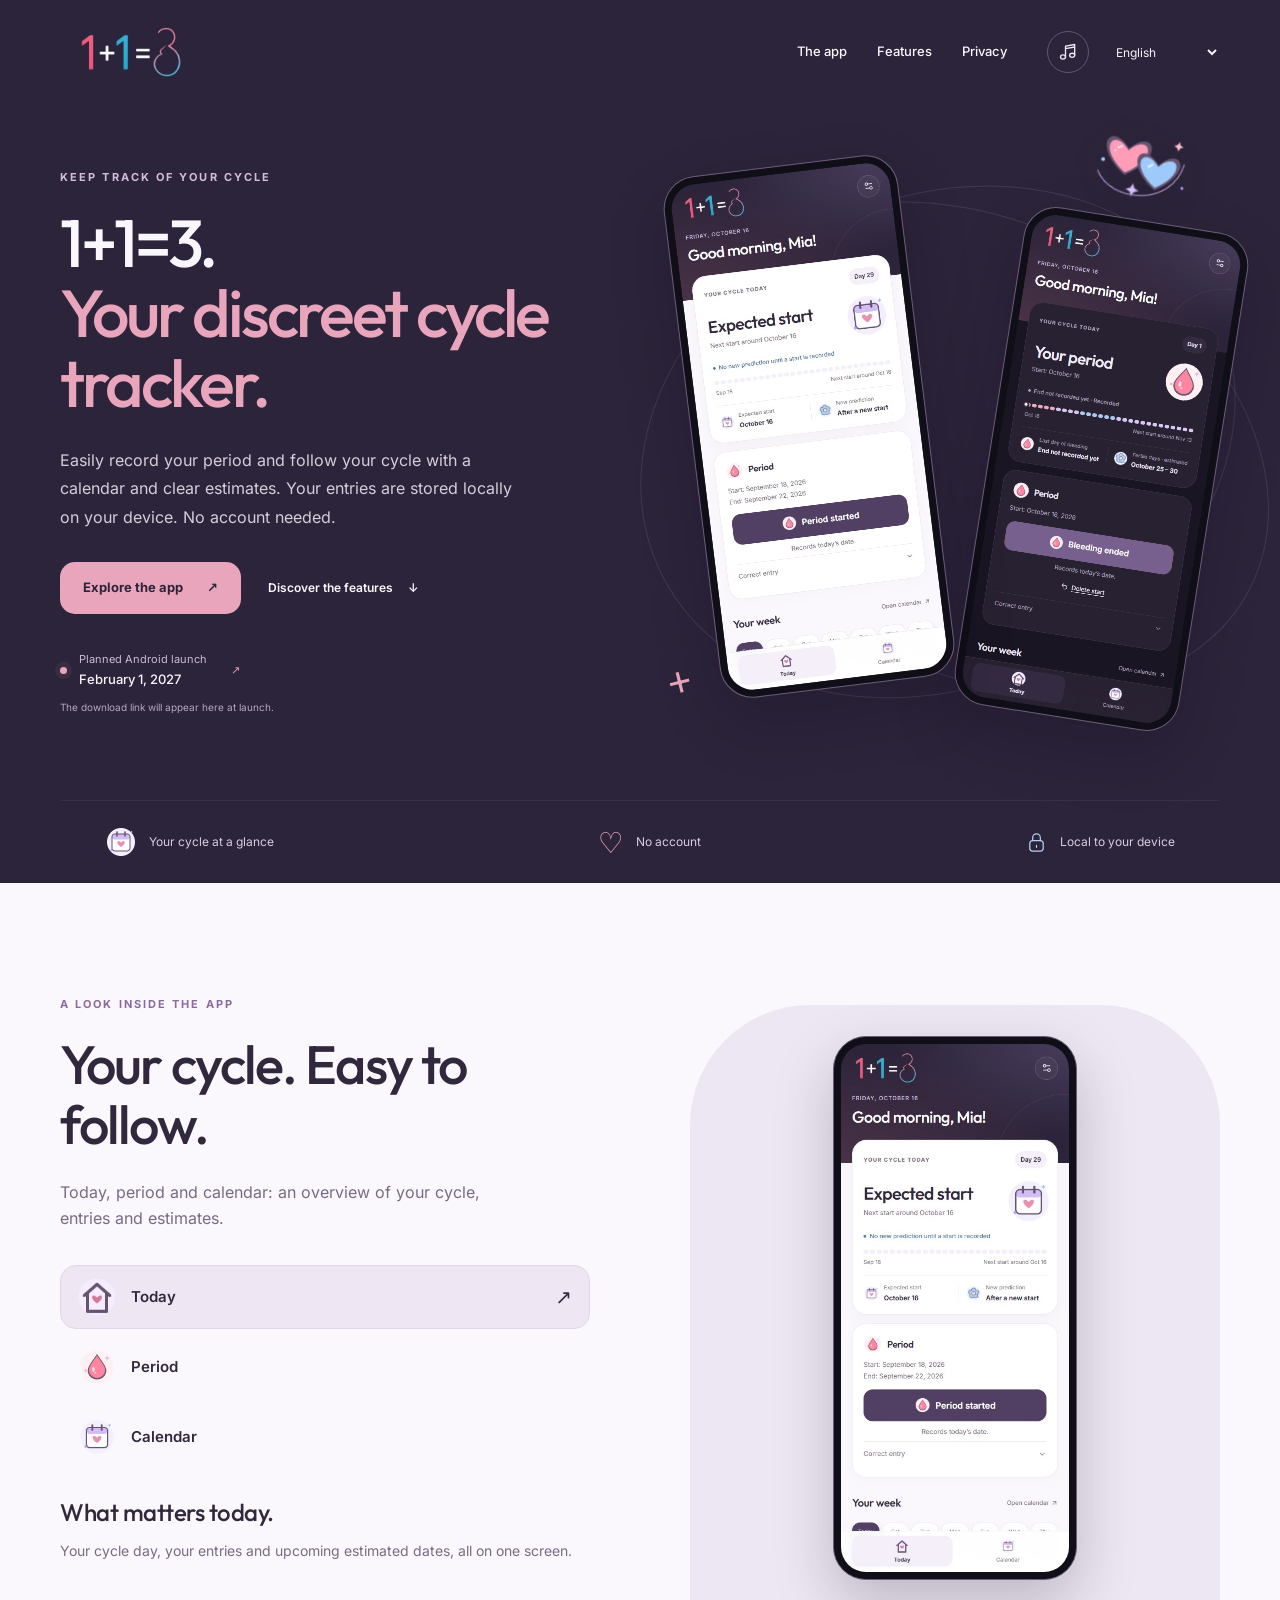
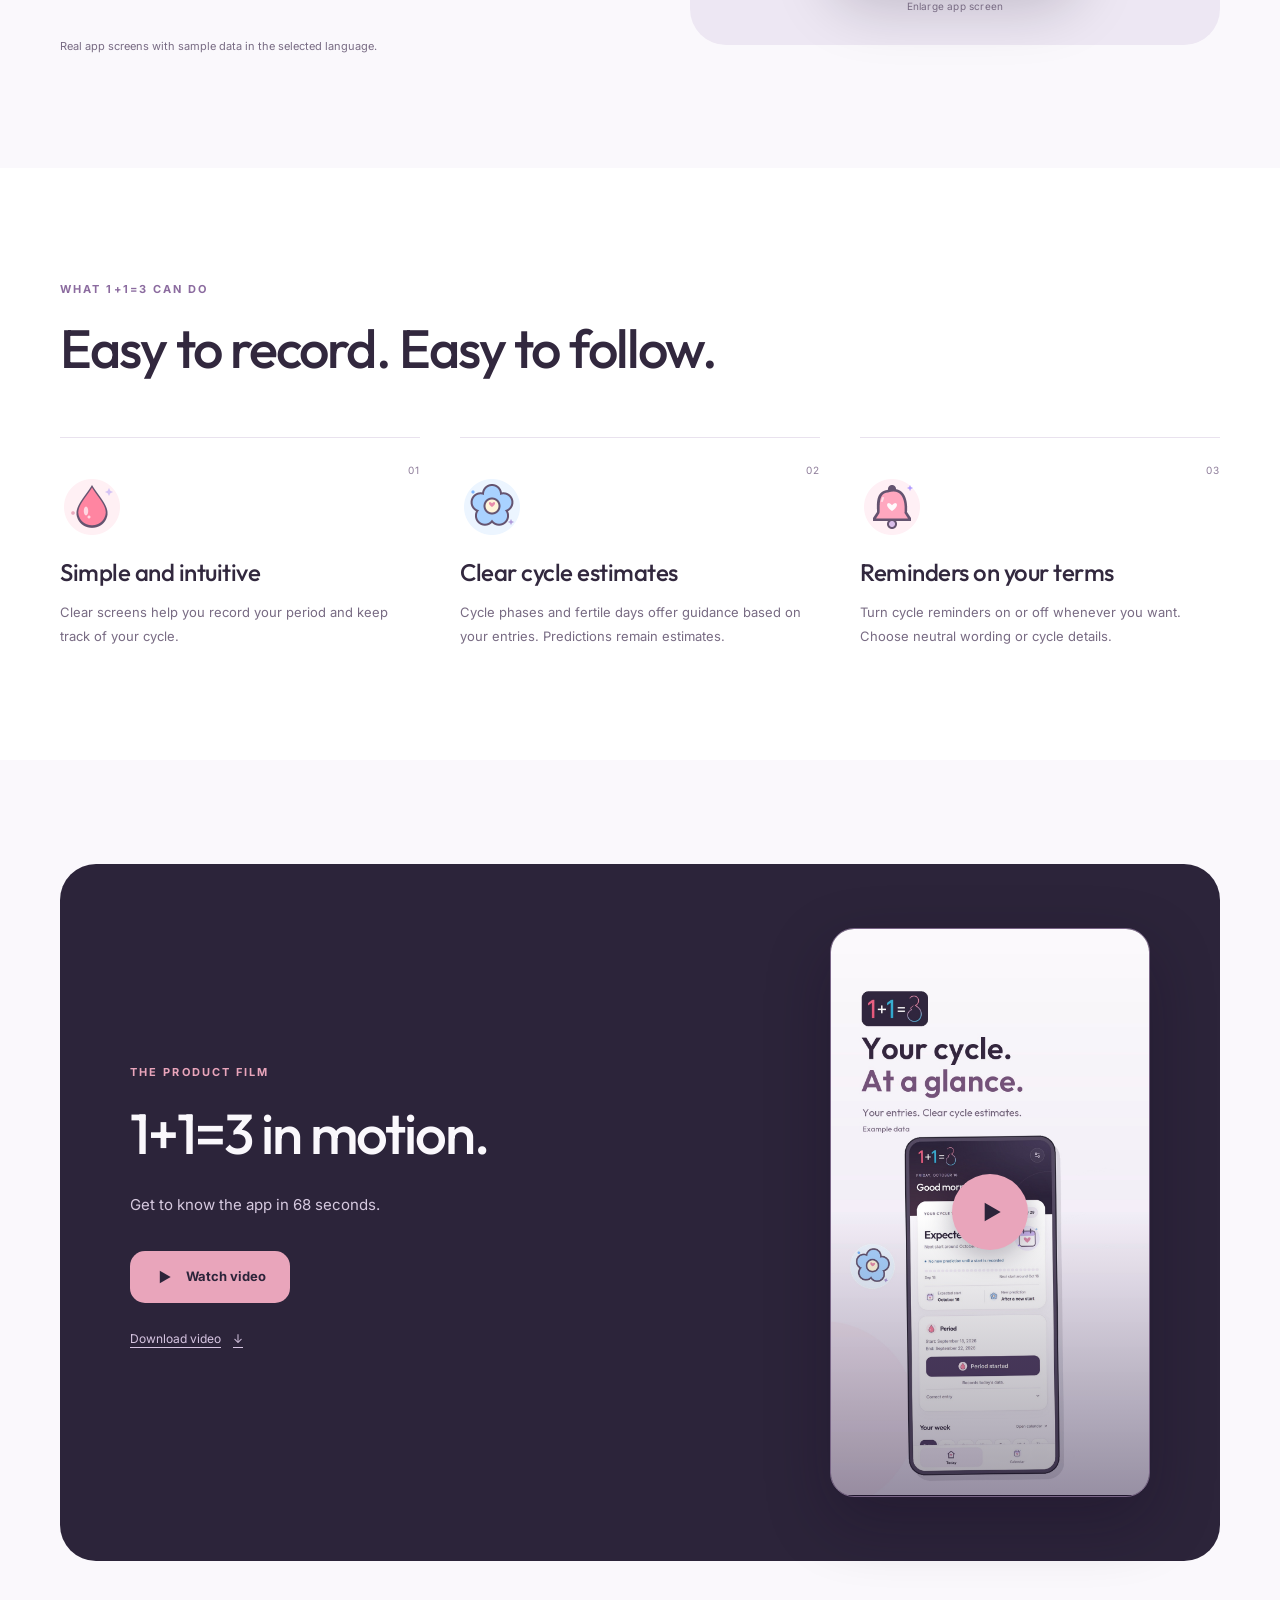
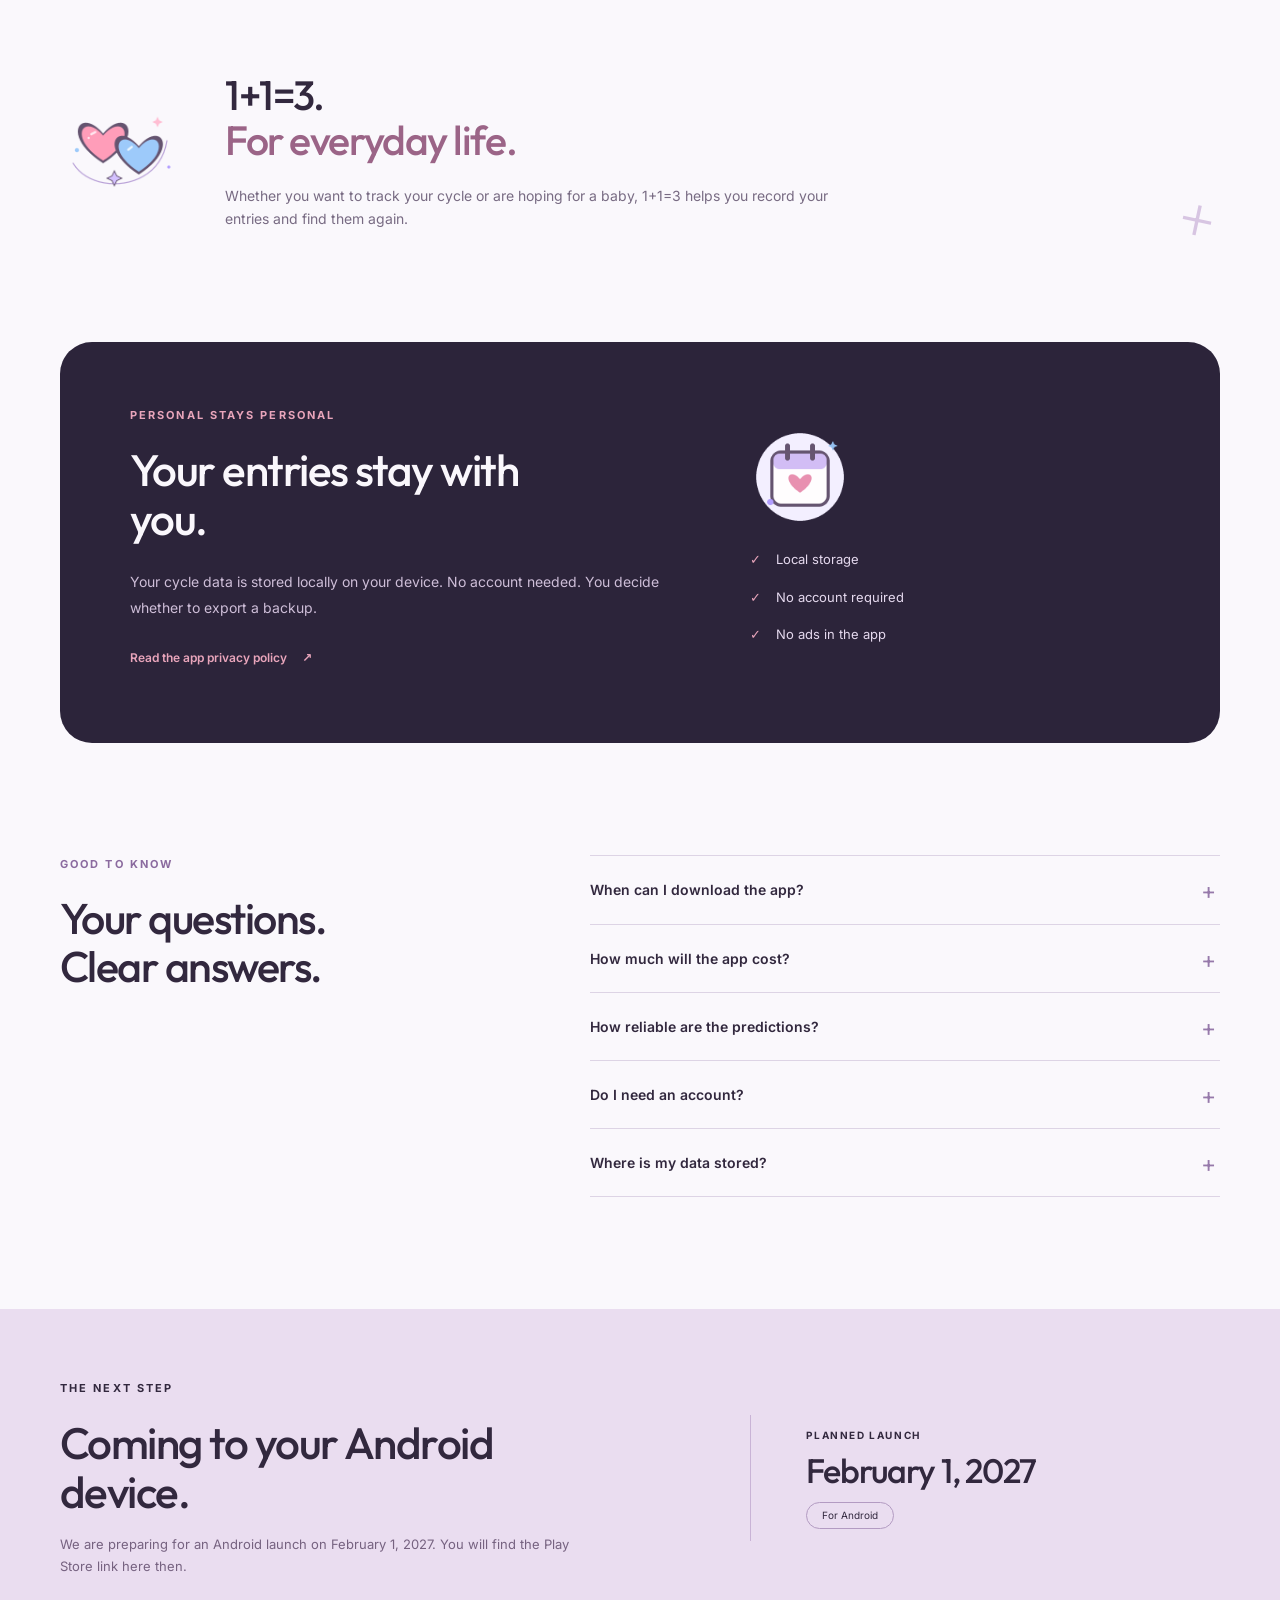
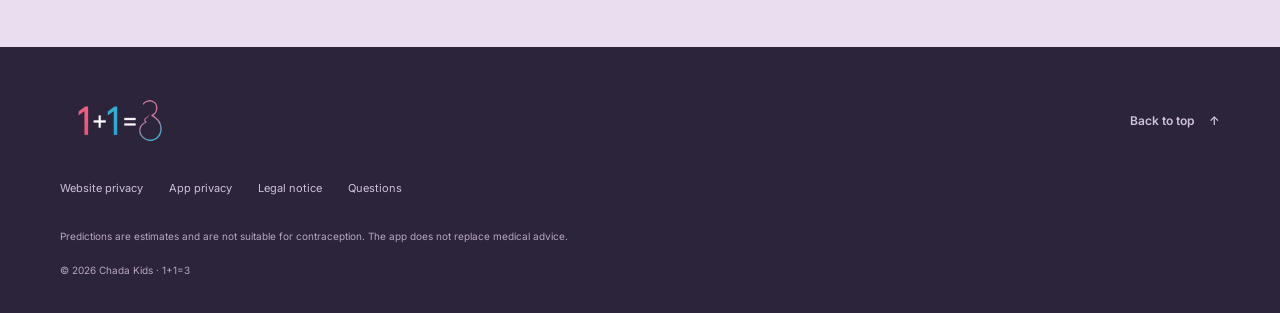
<file: index.html>
<!doctype html>
<html lang="de">
<head>
  <meta charset="utf-8"><meta name="viewport" content="width=device-width, initial-scale=1">
  <title>1+1=3. Dein diskreter Zyklustracker.</title>
  <meta name="description" content="1+1=3. Dein diskreter Zyklustracker. Periodenbeginn und Ende, Kalender und Schätzungen ohne Konto. Einträge lokal auf deinem Gerät. Geplanter Android-Start: 1. Februar 2027.">
  <meta name="theme-color" content="#2c243a">
  <meta property="og:title" content="1+1=3. Dein diskreter Zyklustracker."><meta property="og:description" content="1+1=3. Dein diskreter Zyklustracker. Periodenbeginn und Ende, Kalender und Schätzungen ohne Konto. Einträge lokal auf deinem Gerät. Geplanter Android-Start: 1. Februar 2027.">
  <meta property="og:type" content="website"><meta property="og:url" content="https://chada-kids.de/"><meta property="og:image" content="https://chada-kids.de/assets/logo.png">
  <link rel="canonical" href="https://chada-kids.de/"><link rel="icon" href="assets/icons/zwei-herzen.png" type="image/png">
  <link rel="preload" href="assets/fonts/outfit.woff2" as="font" type="font/woff2" crossorigin><link rel="stylesheet" href="assets/site.css?v=20261016-videos">
  <link rel="stylesheet" href="assets/thai.css">
  <script src="assets/language.js" defer></script><script src="assets/site-copy.js?v=20261016-videos" defer></script><script src="assets/site.js?v=20261016-videos" defer></script>
</head>
<body id="top">
<a class="skip-link" href="#main" data-i18n="skipContent">Zum Inhalt springen</a>
<header class="header-shell"><div class="site-header wrap">
  <a class="brand" href="#top" aria-label="1+1=3"><img src="assets/logo.png" width="1376" height="768" alt="1+1=3"></a>
  <nav class="main-nav"><a href="#app" data-i18n="navApp">Die App</a><a href="#features" data-i18n="navFeatures">Funktionen</a><a href="#privacy" data-i18n="navPrivacy">Privatsphäre</a></nav>
  <div class="header-tools">
    <button id="audio-button" class="audio-button" type="button" aria-pressed="false" aria-label="Musik abspielen" data-i18n-aria="musicPlay"><svg viewBox="0 0 24 24" aria-hidden="true"><path d="M9 18V5l11-2v13M9 8l11-2"/><ellipse cx="6" cy="18" rx="3" ry="2.5"/><ellipse cx="17" cy="16" rx="3" ry="2.5"/></svg></button>
    <label class="sr-only" for="language-select" data-i18n="languageLabel">Sprache wählen</label>
    <select id="language-select"><option value="de">Deutsch</option><option value="en">English</option><option value="es">Español</option><option value="fr">Français</option><option value="it">Italiano</option><option value="pt-PT">Português · PT</option><option value="pt-BR">Português · BR</option><option value="th">ไทย</option></select>
  </div>
</div></header>
<main id="main">
<div class="opening">
  <section class="hero wrap" aria-labelledby="hero-title">
    <div class="hero-copy">
      <p class="eyebrow" data-i18n="heroEyebrow">Dein Zyklus im Blick</p>
      <h1 id="hero-title"><span data-i18n="heroTitle">1+1=3.</span><span class="pink" data-i18n="heroAccent">Dein diskreter Zyklustracker.</span></h1>
      <p class="hero-description" data-i18n="heroDescription">Erfasse deine Periode einfach und behalte deinen Zyklus mit Kalender und verständlichen Schätzungen im Blick. Deine Einträge werden lokal auf deinem Gerät gespeichert. Ein Konto brauchst du nicht.</p>
      <div class="hero-actions"><a class="button primary" href="#app"><span data-i18n="heroPrimary">App ansehen</span><span aria-hidden="true">↗</span></a><a class="text-link" href="#features"><span data-i18n="heroSecondary">Funktionen entdecken</span><span aria-hidden="true">↓</span></a></div>
      <a class="release" href="#launch"><span class="release-dot" aria-hidden="true"></span><span><span data-i18n="releaseLabel">Geplanter Android-Start</span><strong data-i18n="releaseDate">1. Februar 2027</strong></span><span aria-hidden="true">↗</span></a>
      <p class="hero-note" data-i18n="heroNote">Der Download wird zum Start hier verlinkt.</p>
    </div>
    <div class="hero-art">
      <div class="orbit orbit-one" aria-hidden="true"></div><div class="orbit orbit-two" aria-hidden="true"></div>
      <img class="hero-hearts" src="assets/icons/zwei-herzen.png" width="160" height="160" alt="">
      <div class="phone phone-back"><img src="assets/screenshots/de/period.jpg?v=20261016-cycle-final" width="415" height="960" alt="Periodenerfassung für Beginn und Blutungsende mit Beispieldaten" data-i18n-alt="altPeriod" data-screenshot-image="period"></div>
      <button class="phone phone-front" type="button" data-screenshot="today" aria-label="App-Ansicht vergrößern" data-i18n-aria="screenshotExpand"><img src="assets/screenshots/de/today.jpg?v=20261016-cycle-final" width="415" height="960" alt="Heute-Ansicht mit Zyklusübersicht und Beispieldaten" data-i18n-alt="altToday" data-screenshot-image="today" fetchpriority="high"></button>
      <span class="art-spark" aria-hidden="true">+</span>
    </div>
  </section>
  <div class="trust-strip wrap"><span><img src="assets/icons/calendar.png" width="32" height="32" alt=""><span data-i18n="trustCycle">Dein Zyklus im Blick</span></span><span><span class="trust-symbol" aria-hidden="true">♡</span><span data-i18n="trustAccount">Ohne Konto</span></span><span><svg viewBox="0 0 24 24" aria-hidden="true"><rect x="5" y="10" width="14" height="11" rx="3"/><path d="M8 10V7a4 4 0 0 1 8 0v3m-4 5v2"/></svg><span data-i18n="trustLocal">Lokal auf deinem Gerät</span></span></div>
</div>
<section id="app" class="app-section section wrap" aria-labelledby="app-title">
  <div class="app-copy"><p class="eyebrow" data-i18n="appEyebrow">Ein Blick in die App</p><h2 id="app-title" data-i18n="appTitle">Dein Zyklus. Einfach im Blick.</h2><p class="section-intro" data-i18n="appDescription">Heute, Periode und Kalender: dein Zyklus, deine Einträge und Schätzungen im Überblick.</p>
    <div id="view-tabs" class="view-tabs" role="tablist" aria-labelledby="app-title">
      <button id="tab-today" role="tab" aria-selected="true" aria-controls="app-preview" data-view="today"><img src="assets/icons/heute.png" width="38" height="38" alt=""><span data-i18n="tabToday">Heute</span><span aria-hidden="true">↗</span></button>
      <button id="tab-period" role="tab" aria-selected="false" aria-controls="app-preview" tabindex="-1" data-view="period"><img src="assets/icons/period.png" width="38" height="38" alt=""><span data-i18n="tabPeriod">Periode</span><span aria-hidden="true">↗</span></button>
      <button id="tab-calendar" role="tab" aria-selected="false" aria-controls="app-preview" tabindex="-1" data-view="calendar"><img src="assets/icons/calendar.png" width="38" height="38" alt=""><span data-i18n="tabCalendar">Kalender</span><span aria-hidden="true">↗</span></button>
    </div>
    <div class="view-explanation" aria-live="polite"><h3 id="view-title">Was heute für dich zählt.</h3><p id="view-description">Dein Zyklustag, deine Einträge und die nächsten geschätzten Termine auf einer Seite.</p></div>
    <p class="screenshot-note" data-i18n="screenshotNote">Echte App-Ansichten mit Beispieldaten in der gewählten Sprache.</p>
  </div>
  <div id="app-preview" class="preview-stage" role="tabpanel" aria-labelledby="tab-today" tabindex="0">
    <button id="preview-button" class="phone gallery-phone" type="button" data-screenshot="today" aria-label="App-Ansicht vergrößern" data-i18n-aria="screenshotExpand"><img id="preview-image" src="assets/screenshots/de/today.jpg?v=20261016-cycle-final" width="415" height="960" alt="Heute-Ansicht mit Zyklusübersicht und Beispieldaten" loading="lazy"></button>
    <span class="preview-caption" data-i18n="screenshotExpand">App-Ansicht vergrößern</span>
  </div>
</section>
<section id="features" class="features-section section" aria-labelledby="features-title"><div class="wrap">
  <div class="section-heading"><p class="eyebrow" data-i18n="featuresEyebrow">Das kann 1+1=3</p><h2 id="features-title" data-i18n="featuresTitle">Einfach eintragen. Den Überblick behalten.</h2></div>
  <div class="feature-grid">
    <article class="feature"><span class="feature-number">01</span><img src="assets/icons/period.png" width="64" height="64" alt="" loading="lazy"><h3 data-i18n="featurePeriodTitle">Einfache, intuitive Bedienung</h3><p data-i18n="featurePeriodDescription">Klare Ansichten helfen dir, deine Periode einzutragen und deinen Zyklus im Blick zu behalten.</p></article>
    <article class="feature"><span class="feature-number">02</span><img src="assets/icons/fertile.png" width="64" height="64" alt="" loading="lazy"><h3 data-i18n="featureForecastTitle">Verständliche Schätzungen</h3><p data-i18n="featureForecastDescription">Zyklusphasen und fruchtbare Tage als Orientierung aus deinen Einträgen. Vorhersagen bleiben Schätzungen.</p></article>
    <article class="feature"><span class="feature-number">03</span><img src="assets/icons/bell.png" width="64" height="64" alt="" loading="lazy"><h3 data-i18n="featureReminderTitle">Erinnerungen nach Wunsch</h3><p data-i18n="featureReminderDescription">Schalte Zykluserinnerungen nach Wunsch ein oder aus. Wähle neutralen Text oder Zyklusdetails.</p></article>
  </div>
</div></section>
<section id="film" class="film-section wrap" aria-labelledby="film-title">
  <div class="film-copy">
    <p class="eyebrow" data-i18n="videoEyebrow">Der Produktfilm</p>
    <h2 id="film-title" data-i18n="videoTitle">1+1=3 in Bewegung.</h2>
    <p id="film-description" class="film-description" data-i18n="videoDescription">Lerne die App in 68 Sekunden kennen.</p>
    <button id="video-toggle" class="button primary film-toggle" type="button" aria-controls="product-video" data-playing="false">
      <svg class="film-play-icon" viewBox="0 0 24 24" aria-hidden="true"><path d="M7 4.5v15l13-7.5z"/></svg>
      <svg class="film-pause-icon" viewBox="0 0 24 24" aria-hidden="true"><path d="M5 4h5v16H5zm9 0h5v16h-5z"/></svg>
      <span id="video-toggle-label">Video ansehen</span>
    </button>
    <a id="video-download" class="film-download" href="assets/videos/de/product-film.mp4?v=20261016-videos" download="1plus1-3-product-film-de.mp4"><span data-i18n="videoFallback">Video herunterladen</span><span aria-hidden="true">↓</span></a>
    <p id="video-status" class="film-status" role="status" aria-live="polite"></p>
  </div>
  <div class="film-player">
    <video id="product-video" width="1080" height="1920" preload="none" playsinline tabindex="-1" poster="assets/videos/de/poster.jpg?v=20261016-videos" aria-label="Produktvideo über 1+1=3" aria-describedby="film-description" data-i18n-aria="videoLabel"></video>
    <button id="video-overlay" class="film-overlay" type="button" aria-controls="product-video" aria-label="Video ansehen"><span class="film-play-circle"><svg viewBox="0 0 24 24" aria-hidden="true"><path d="M8 5v14l12-7z"/></svg></span></button>
  </div>
</section>
<section class="wish-section section wrap"><img src="assets/icons/zwei-herzen.png" width="160" height="160" alt="" loading="lazy"><div><h2><span data-i18n="wishTitle">1+1=3.</span><span data-i18n="wishAccent">Für deinen Alltag.</span></h2><p data-i18n="wishDescription">Ob du deinen Zyklus beobachten möchtest oder dir ein Kind wünschst: 1+1=3 hilft dir, deine Einträge festzuhalten und wiederzufinden.</p></div><span class="wish-plus" aria-hidden="true">+</span></section>
<section id="privacy" class="privacy-section wrap" aria-labelledby="privacy-title"><div class="privacy-copy"><p class="eyebrow" data-i18n="privacyEyebrow">Persönlich bleibt persönlich</p><h2 id="privacy-title" data-i18n="privacyTitle">Deine Einträge bleiben bei dir.</h2><p data-i18n="privacyDescription">Deine Zyklusdaten werden lokal auf deinem Gerät gespeichert. Du brauchst kein Konto und entscheidest selbst, ob du eine Sicherung exportierst.</p><a class="text-link" href="app-privacy.html?lang=de" data-legal="app-privacy.html"><span data-i18n="privacyLink">App-Datenschutz lesen</span><span aria-hidden="true">↗</span></a></div><div class="privacy-details"><img src="assets/icons/calendar.png" width="100" height="100" alt="" loading="lazy"><ul><li data-i18n="privacyLocal">Lokale Speicherung</li><li data-i18n="privacyAccount">Kein Konto erforderlich</li><li data-i18n="privacyAds">Keine Werbung in der App</li></ul></div></section>
<section id="faq" class="faq-section section wrap" aria-labelledby="faq-title"><div><p class="eyebrow" data-i18n="faqEyebrow">Gut zu wissen</p><h2 id="faq-title" data-i18n="faqTitle">Deine Fragen. Klare Antworten.</h2></div><div class="faq-list">
  <details><summary data-i18n="faqLaunchQuestion">Wann kann ich die App herunterladen?</summary><p data-i18n="faqLaunchAnswer">Der Android-Start ist für den 1. Februar 2027 geplant. Sobald die App im Play Store verfügbar ist, findest du den Downloadlink hier.</p></details>
  <details><summary data-i18n="faqCostQuestion">Was wird die App kosten?</summary><p data-i18n="faqCostAnswer">Du kannst die App 14 Tage kostenlos testen. Danach ist für die weitere Nutzung ein Kauf erforderlich. Die endgültigen Preise und Konditionen veröffentlichen wir vor dem Start.</p></details>
  <details><summary data-i18n="faqPredictionQuestion">Wie verlässlich sind die Vorhersagen?</summary><p data-i18n="faqPredictionAnswer">Die App schätzt Termine aus deinen Zykluseinträgen. Ein Zyklus kann sich verändern; ein berechneter Eisprung ist keine Bestätigung. Die Vorhersagen sind nicht zur Verhütung geeignet.</p></details>
  <details><summary data-i18n="faqAccountQuestion">Brauche ich ein Konto?</summary><p data-i18n="faqAccountAnswer">Nein. Du kannst die App ohne Benutzerkonto nutzen. Deine Einträge bleiben auf deinem Gerät.</p></details>
  <details><summary data-i18n="faqDataQuestion">Wo werden meine Daten gespeichert?</summary><p data-i18n="faqDataAnswer">Deine Einträge werden lokal auf deinem Gerät gespeichert. Du brauchst kein Konto und verwaltest deine Daten direkt in der App. Über Export und Import kannst du deine Einträge sichern und wiederherstellen. Bewahre exportierte Dateien selbst sicher auf.</p></details>
</div></section>
<section id="launch" class="launch-section"><div class="wrap launch-inner"><div><p class="eyebrow" data-i18n="launchEyebrow">Der nächste Schritt</p><h2 data-i18n="launchTitle">Bald auf deinem Android-Gerät.</h2><p data-i18n="launchDescription">Wir bereiten den Android-Start für den 1. Februar 2027 vor. Den Link zum Play Store findest du dann hier.</p></div><div class="launch-ticket"><span data-i18n="launchStatus">Geplanter Start</span><strong data-i18n="releaseDate">1. Februar 2027</strong><span class="android-label" data-i18n="androidLabel">Für Android</span></div></div></section>
</main>
<footer class="site-footer"><div class="wrap"><div class="footer-top"><a class="brand" href="#top" aria-label="1+1=3"><img src="assets/logo.png" width="1376" height="768" alt="1+1=3" loading="lazy"></a><a class="text-link" href="#top"><span data-i18n="backToTop">Nach oben</span><span aria-hidden="true">↑</span></a></div><nav class="legal-links"><a href="privacy.html?lang=de" data-legal="privacy.html" data-i18n="footerWebsitePrivacy">Website-Datenschutz</a><a href="app-privacy.html?lang=de" data-legal="app-privacy.html" data-i18n="footerAppPrivacy">App-Datenschutz</a><a href="imprint.html?lang=de" data-legal="imprint.html" data-i18n="footerImprint">Impressum</a><a href="#faq" data-i18n="navFaq">Fragen</a></nav><p class="medical-note" data-i18n="footerMedical">Vorhersagen sind Schätzungen und nicht zur Verhütung geeignet. Die App ersetzt keine medizinische Beratung.</p><p class="copyright" data-i18n="footerCopyright">© 2026 Chada Kids · 1+1=3</p></div></footer>
<audio id="brand-audio" src="1+1=3Mainsong.mp3" preload="none" loop></audio><p id="audio-status" class="audio-status" role="status"></p>
<dialog id="screenshot-dialog" aria-labelledby="screenshot-caption"><button id="screenshot-close" class="dialog-close" type="button" aria-label="Vergrößerte Ansicht schließen" data-i18n-aria="screenshotClose">×</button><img id="lightbox-image" src="assets/screenshots/de/today.jpg?v=20261016-cycle-final" width="415" height="960" alt=""><p id="screenshot-caption" data-i18n="screenshotNote">Echte App-Ansichten mit Beispieldaten in der gewählten Sprache.</p></dialog>
</body></html>
</file>
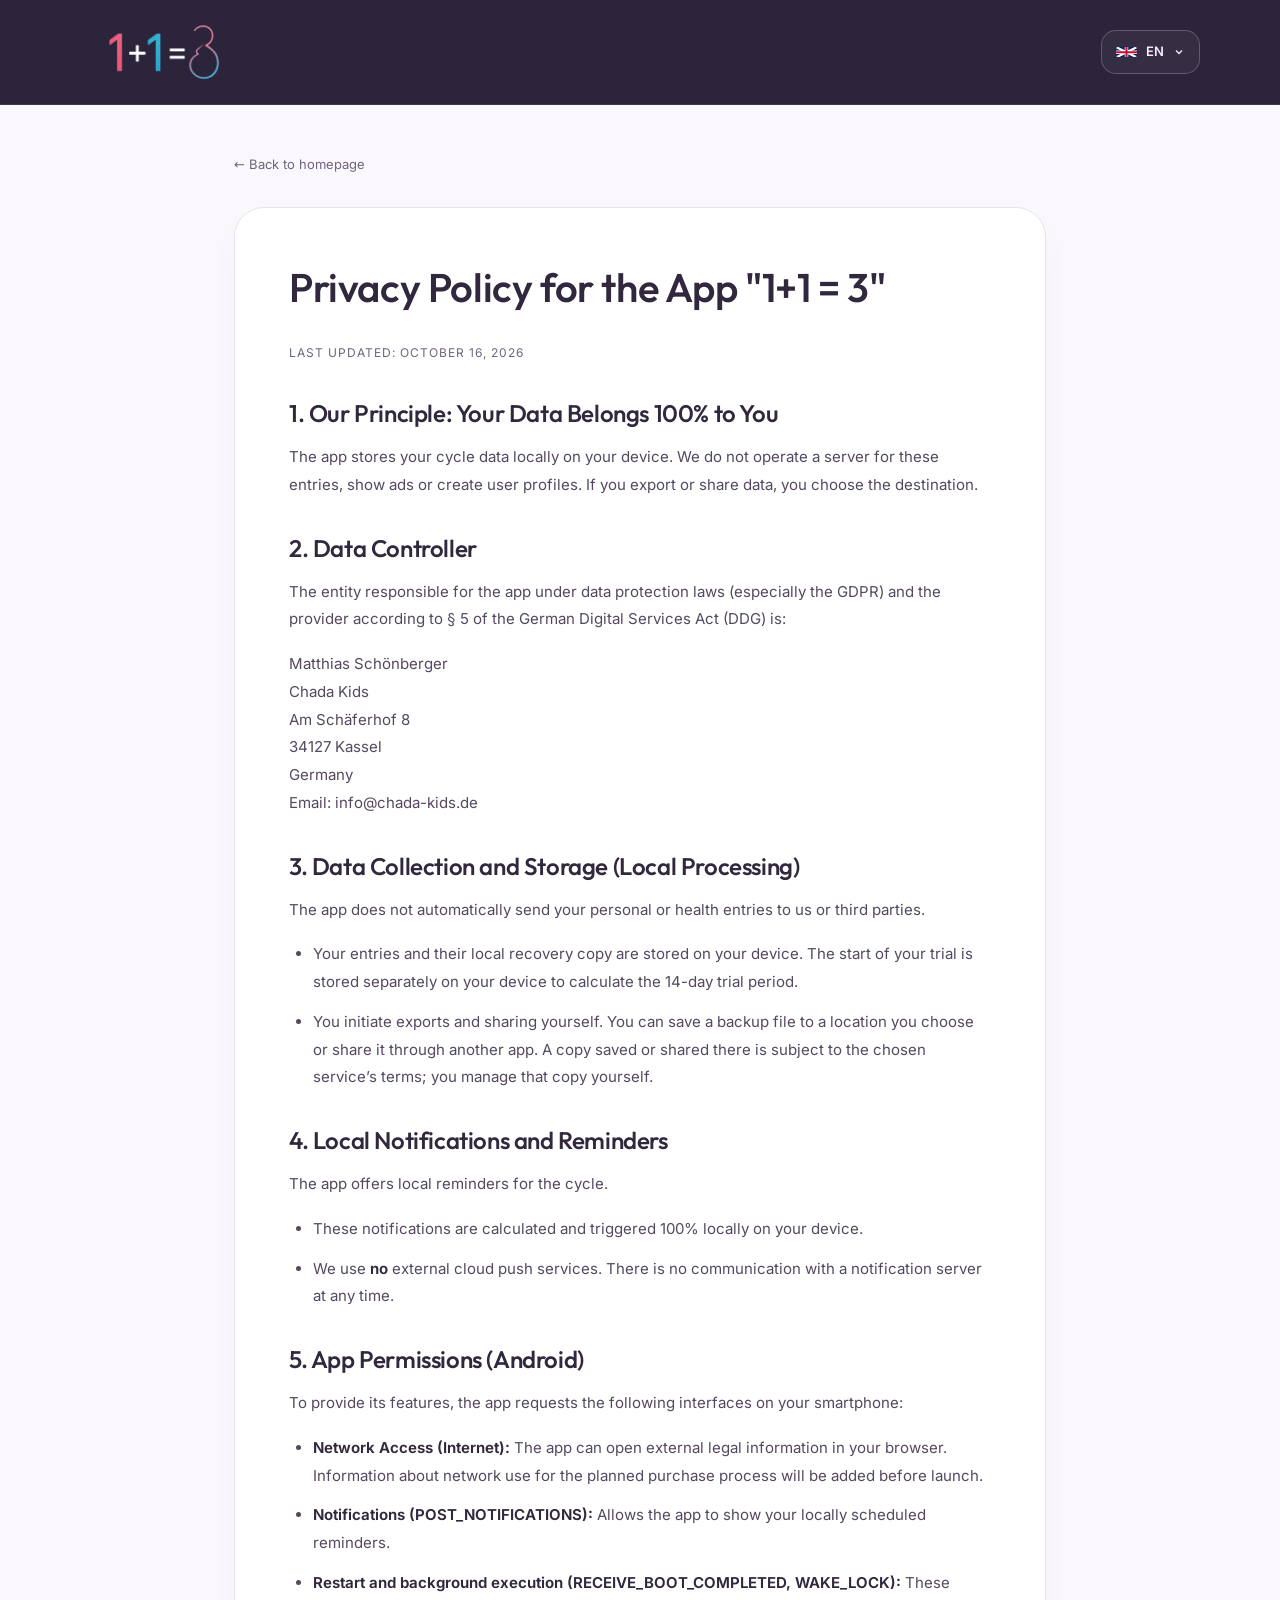
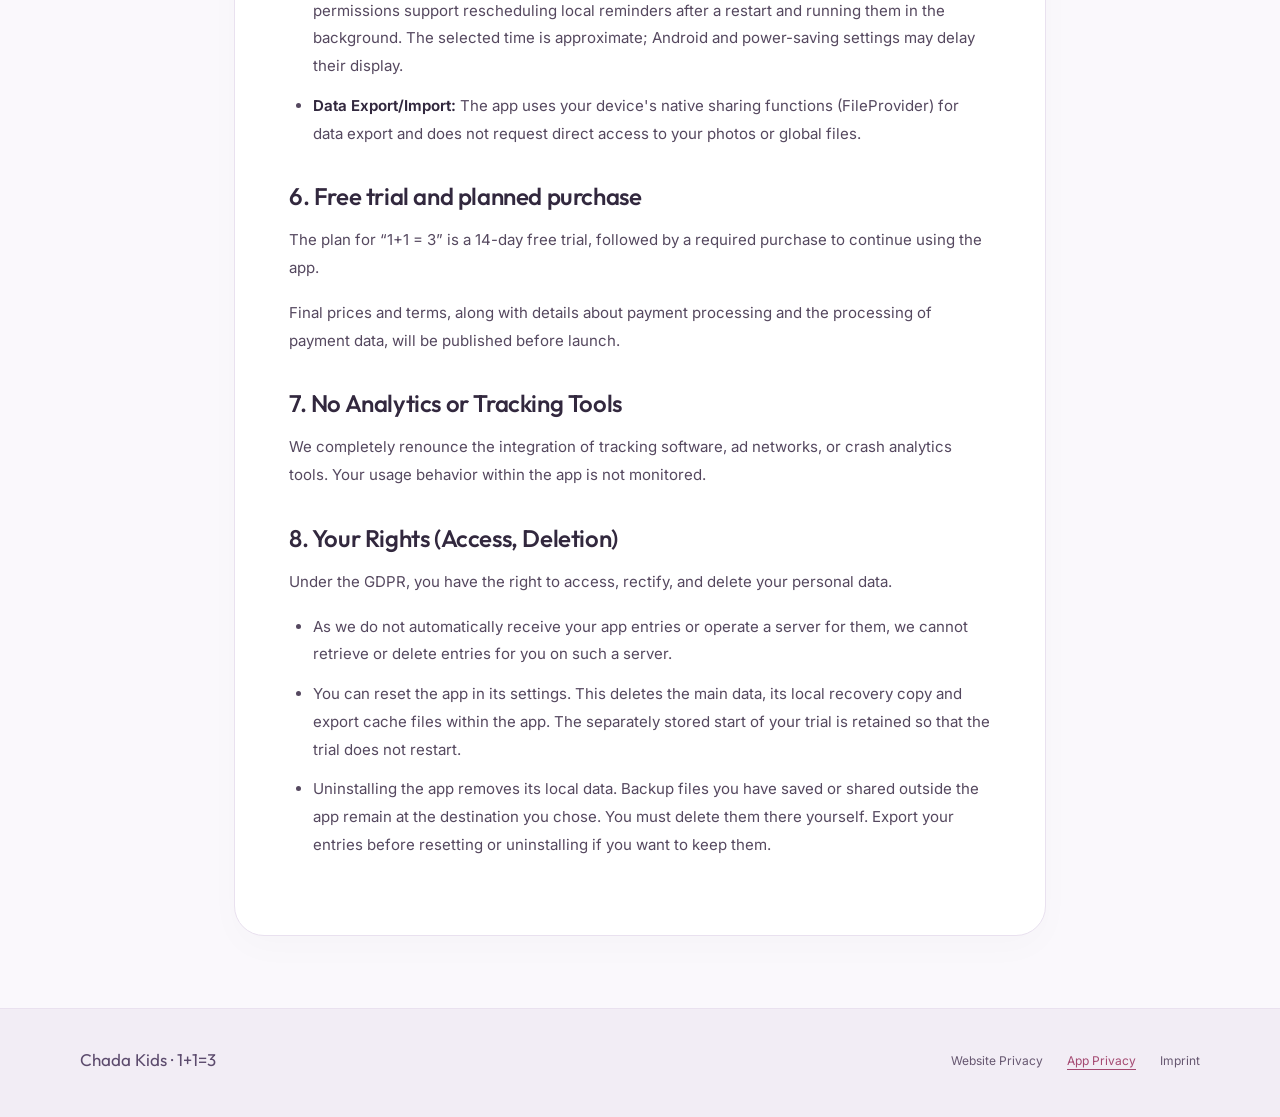
<file: app-privacy.html>
<!DOCTYPE html>
<html lang="de">
<head>
  <meta charset="UTF-8" />
  <meta name="viewport" content="width=device-width, initial-scale=1.0" />
  <title>App-Datenschutz. 1+1=3</title>
  <link rel="stylesheet" href="assets/legal.css" />
  <link rel="stylesheet" href="assets/thai.css" />
</head>
<body>

<nav class="legal-nav">
  <div class="nav-logo">
    <a href="index.html" id="home-logo-link"><img src="assets/logo.png" width="168" height="88" alt="1+1=3" /></a>
  </div>
  <div class="lang-dropdown" id="lang-dropdown">
    <button type="button" id="language-toggle" class="lang-dropdown-btn" onclick="toggleLangDropdown()" aria-label="Sprache wählen" aria-expanded="false" aria-controls="language-options">
      <span id="dd-flag-wrap"></span>
      <span id="dd-label-current">DE</span>
      <svg class="lang-dropdown-arrow" viewBox="0 0 24 24" fill="none" stroke="currentColor" stroke-width="2.5"><path d="M6 9l6 6 6-6"/></svg>
    </button>
    <div class="lang-dropdown-menu" id="language-options">
      <button type="button" class="lang-option" id="opt-de" onclick="pickLang('de')">DE</button>
      <button type="button" class="lang-option" id="opt-en" onclick="pickLang('en')">EN</button>
      <button type="button" class="lang-option" id="opt-es" onclick="pickLang('es')">ES</button>
      <button type="button" class="lang-option" id="opt-fr" onclick="pickLang('fr')">FR</button>
      <button type="button" class="lang-option" id="opt-it" onclick="pickLang('it')">IT</button>
      <button type="button" class="lang-option" id="opt-pt-PT" onclick="pickLang('pt-PT')">PT</button>
      <button type="button" class="lang-option" id="opt-pt-BR" onclick="pickLang('pt-BR')">BR</button>
      <button type="button" class="lang-option" id="opt-th" onclick="pickLang('th')">ไทย</button>
    </div>
  </div>
</nav>

<main>
  <a href="index.html" class="back-link" id="back-link">← Zurück zur Startseite</a>

  <div id="privacy-content" class="legal-content"></div>
</main>

<footer class="legal-footer">
  <div class="legal-footer-inner">
    <p class="footer-brand">Chada Kids &middot; 1+1=3</p>
    <div class="footer-links">
      <a id="footer-privacy" href="privacy.html?lang=de">Website-Datenschutz</a>
      <a id="footer-app-privacy" href="app-privacy.html?lang=de">App-Datenschutz</a>
      <a id="footer-imprint" href="imprint.html?lang=de">Impressum</a>
    </div>
  </div>
</footer>

<script src="assets/language.js"></script>
<script src="app-privacy-de.js?v=20261016-cycle-final"></script>
<script src="app-privacy-en.js?v=20261016-cycle-final"></script>
<script src="app-privacy-es.js?v=20261016-cycle-final"></script>
<script src="app-privacy-fr.js?v=20261016-cycle-final"></script>
<script src="app-privacy-it.js?v=20261016-cycle-final"></script>
<script src="app-privacy-pt-PT.js?v=20261016-cycle-final"></script>
<script src="app-privacy-pt-BR.js?v=20261016-cycle-final"></script>
<script src="app-privacy-th.js?v=20261016-cycle-final"></script>

<script>
const T_APP_PRIVACY = {
  de: typeof APP_PRIVACY_DE !== 'undefined' ? APP_PRIVACY_DE : window.APP_PRIVACY_DE,
  en: typeof APP_PRIVACY_EN !== 'undefined' ? APP_PRIVACY_EN : window.APP_PRIVACY_EN,
  es: typeof APP_PRIVACY_ES !== 'undefined' ? APP_PRIVACY_ES : window.APP_PRIVACY_ES,
  fr: typeof APP_PRIVACY_FR !== 'undefined' ? APP_PRIVACY_FR : window.APP_PRIVACY_FR,
  it: typeof APP_PRIVACY_IT !== 'undefined' ? APP_PRIVACY_IT : window.APP_PRIVACY_IT,
  'pt-PT': typeof APP_PRIVACY_PT_PT !== 'undefined' ? APP_PRIVACY_PT_PT : window.APP_PRIVACY_PT_PT,
  'pt-BR': typeof APP_PRIVACY_PT_BR !== 'undefined' ? APP_PRIVACY_PT_BR : window.APP_PRIVACY_PT_BR,
  th: window.APP_PRIVACY_TH
};

const FLAGS = {
  'de': `<svg class="lang-flag" viewBox="0 0 5 3"><rect width="5" height="1" fill="#000"/><rect y="1" width="5" height="1" fill="#DD0000"/><rect y="2" width="5" height="1" fill="#FFCE00"/></svg>`,
  'en': `<svg class="lang-flag" viewBox="0 0 60 30"><path d="M0,0v30h60v-30z" fill="#012169"/><path d="M0,0 60,30M60,0 0,30" stroke="#fff" stroke-width="6"/><path d="M30,0v30M0,15h60" stroke="#fff" stroke-width="10"/><path d="M30,0v30M0,15h60" stroke="#C8102E" stroke-width="6"/></svg>`,
  'es': `<svg class="lang-flag" viewBox="0 0 4 3"><rect width="4" height="3" fill="#AA151B"/><rect y="0.75" width="4" height="1.5" fill="#F1BF00"/></svg>`,
  'fr': `<svg class="lang-flag" viewBox="0 0 3 2"><rect width="1" height="2" fill="#002395"/><rect x="1" width="1" height="2" fill="#fff"/><rect x="2" width="1" height="2" fill="#ED2939"/></svg>`,
  'it': `<svg class="lang-flag" viewBox="0 0 3 2"><rect width="1" height="2" fill="#009246"/><rect x="1" width="1" height="2" fill="#fff"/><rect x="2" width="1" height="2" fill="#ce2b37"/></svg>`,
  'pt-PT': `<svg class="lang-flag" viewBox="0 0 3 2"><rect width="1.2" height="2" fill="#006600"/><rect x="1.2" width="1.8" height="2" fill="#FF0000"/><circle cx="1.2" cy="1" r="0.3" fill="#FFFF00"/></svg>`,
  'pt-BR': `<svg class="lang-flag" viewBox="0 0 7 5"><rect width="7" height="5" fill="#009C3B"/><path d="M3.5 0.5L6.5 2.5L3.5 4.5L0.5 2.5z" fill="#FFDF00"/><circle cx="3.5" cy="2.5" r="1" fill="#002776"/></svg>`,
  'th': `<svg class="lang-flag" viewBox="0 0 9 6"><rect width="9" height="6" fill="#A51931"/><rect y="1" width="9" height="4" fill="#F4F5F8"/><rect y="2" width="9" height="2" fill="#2D2A4A"/></svg>`
};
const LABELS = { 'de': 'DE', 'en': 'EN', 'es': 'ES', 'fr': 'FR', 'it': 'IT', 'pt-PT': 'PT', 'pt-BR': 'BR', th: 'TH' };


const LANGUAGE_NAMES = { de: 'Deutsch', en: 'English', es: 'Español', fr: 'Français', it: 'Italiano', 'pt-PT': 'Português (Portugal)', 'pt-BR': 'Português (Brasil)', th: 'ไทย' };
const LANGUAGE_PROMPTS = { de: 'Sprache wählen', en: 'Choose language', es: 'Elegir idioma', fr: 'Choisir la langue', it: 'Scegli la lingua', 'pt-PT': 'Escolher idioma', 'pt-BR': 'Escolher idioma', th: 'เลือกภาษา' };
const FOOTER_LABELS = {"de": ["Website-Datenschutz", "App-Datenschutz", "Impressum"], "en": ["Website Privacy", "App Privacy", "Imprint"], "es": ["Privacidad del sitio", "Privacidad de App", "Aviso Legal"], "fr": ["Confidentialité Site", "Confidentialité App", "Mentions légales"], "it": ["Privacy Sito", "Privacy App", "Note legali"], "pt-PT": ["Privacidade Site", "Privacidade App", "Aviso legal"], "pt-BR": ["Privacidade do Site", "Privacidade do App", "Aviso Legal"], "th": ["ความเป็นส่วนตัวของเว็บไซต์", "ความเป็นส่วนตัวของแอป", "ข้อมูลผู้ให้บริการ"]};
function closeLangDropdown() {
  document.getElementById('lang-dropdown').classList.remove('open');
  document.getElementById('language-toggle').setAttribute('aria-expanded', 'false');
}
function updateLegalShell(lang) {
  const pages = ['privacy.html', 'app-privacy.html', 'imprint.html'];
  ['footer-privacy', 'footer-app-privacy', 'footer-imprint'].forEach((id, index) => {
    const link = document.getElementById(id);
    link.textContent = FOOTER_LABELS[lang][index];
    link.href = pages[index] + '?lang=' + lang;
    if (pages[index] === 'app-privacy.html') link.setAttribute('aria-current', 'page');
    else link.removeAttribute('aria-current');
  });
  document.getElementById('home-logo-link').href = 'index.html?lang=' + lang;
  document.getElementById('language-toggle').setAttribute('aria-label', LANGUAGE_PROMPTS[lang]);
  document.title = FOOTER_LABELS[lang][pages.indexOf('app-privacy.html')] + '. 1+1=3';
}

function toggleLangDropdown() { const open = document.getElementById('lang-dropdown').classList.toggle('open'); document.getElementById('language-toggle').setAttribute('aria-expanded', String(open)); }
function pickLang(lang) { closeLangDropdown(); setLang(lang); document.getElementById('language-toggle').focus(); }

function setLang(lang) {
  lang = Object.hasOwn(LANGUAGE_NAMES, lang) ? lang : 'de';
  try { localStorage.setItem('lang', lang); } catch {}
  updateLegalShell(lang);
  const currentUrl = new URL(window.location.href);
  if (currentUrl.searchParams.get('lang') !== lang) {
    currentUrl.searchParams.set('lang', lang);
    window.history.replaceState(window.history.state, '', currentUrl);
  }
  document.documentElement.lang = lang;

  document.getElementById('dd-flag-wrap').innerHTML = FLAGS[lang];
  document.getElementById('dd-label-current').textContent = LABELS[lang];

  const contentBox = document.getElementById('privacy-content');
  if (T_APP_PRIVACY[lang]) {
    contentBox.innerHTML = T_APP_PRIVACY[lang];
  } else {
    contentBox.innerHTML = "<p>Translation coming soon / Übersetzung folgt.</p>";
  }

  const backTexts = { 
    de: '← Zurück zur Startseite', en: '← Back to homepage', es: '← Volver al inicio', fr: '← Retour à l\'accueil', it: '← Torna alla home', 'pt-PT': '← Voltar ao início', 'pt-BR': '← Voltar ao início', th: '← กลับสู่หน้าแรก'
  };
  const titles = { 
    de: 'App-Datenschutz. 1+1=3', en: 'App Privacy. 1+1=3', es: 'Privacidad de App. 1+1=3', fr: 'Confidentialité App. 1+1=3', it: 'Privacy App. 1+1=3', 'pt-PT': 'Privacidade App. 1+1=3', 'pt-BR': 'Privacidade App. 1+1=3', th: 'ความเป็นส่วนตัวของแอป. 1+1=3'
  };

  const backLink = document.getElementById('back-link');
  if(backLink) {
    backLink.textContent = backTexts[lang];
    backLink.href = 'index.html?lang=' + lang;
  }
  
  document.title = titles[lang];

  window.SITE_LANGUAGE.supported.forEach(l => {
    const btn = document.getElementById('opt-' + l);
    if(btn) { btn.classList.toggle('active', l === lang); btn.innerHTML = FLAGS[l] + ' ' + LANGUAGE_NAMES[l]; }
  });
}

document.addEventListener('click', e => { if (!document.getElementById('lang-dropdown').contains(e.target)) closeLangDropdown(); });
document.addEventListener('keydown', e => { if (e.key === 'Escape' && document.getElementById('lang-dropdown').classList.contains('open')) { closeLangDropdown(); document.getElementById('language-toggle').focus(); } });

setLang(window.SITE_LANGUAGE.initial());
</script>

</body>
</html>
</file>
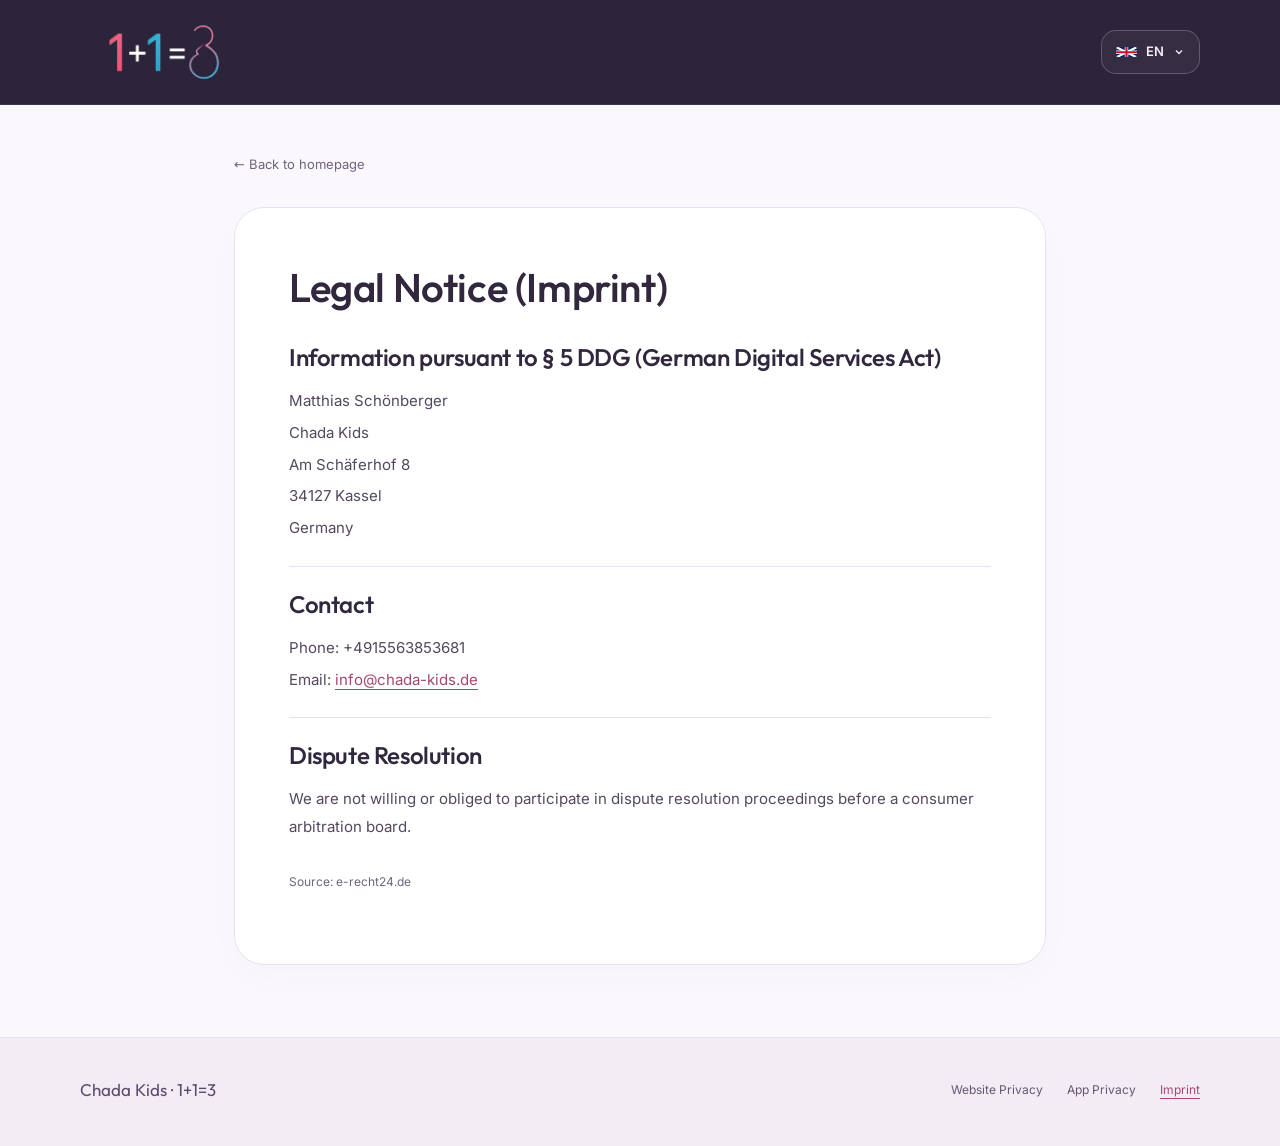
<file: imprint.html>
<!DOCTYPE html>
<html lang="de">
<head>
  <meta charset="UTF-8" />
  <meta name="viewport" content="width=device-width, initial-scale=1.0" />
  <title>Impressum. 1+1=3</title>
  <link rel="stylesheet" href="assets/legal.css" />
  <link rel="stylesheet" href="assets/thai.css" />
</head>
<body>

<nav class="legal-nav">
  <div class="nav-logo">
    <a href="index.html" id="home-logo-link"><img src="assets/logo.png" width="168" height="88" alt="1+1=3" /></a>
  </div>
  <div class="lang-dropdown" id="lang-dropdown">
    <button type="button" id="language-toggle" class="lang-dropdown-btn" onclick="toggleLangDropdown()" aria-label="Sprache wählen" aria-expanded="false" aria-controls="language-options">
      <span id="dd-flag-wrap"></span>
      <span id="dd-label-current">DE</span>
      <svg class="lang-dropdown-arrow" viewBox="0 0 24 24" fill="none" stroke="currentColor" stroke-width="2.5"><path d="M6 9l6 6 6-6"/></svg>
    </button>
    <div class="lang-dropdown-menu" id="language-options">
      <button type="button" class="lang-option" id="opt-de" onclick="pickLang('de')">DE</button>
      <button type="button" class="lang-option" id="opt-en" onclick="pickLang('en')">EN</button>
      <button type="button" class="lang-option" id="opt-es" onclick="pickLang('es')">ES</button>
      <button type="button" class="lang-option" id="opt-fr" onclick="pickLang('fr')">FR</button>
      <button type="button" class="lang-option" id="opt-it" onclick="pickLang('it')">IT</button>
      <button type="button" class="lang-option" id="opt-pt-PT" onclick="pickLang('pt-PT')">PT</button>
      <button type="button" class="lang-option" id="opt-pt-BR" onclick="pickLang('pt-BR')">BR</button>
      <button type="button" class="lang-option" id="opt-th" onclick="pickLang('th')">ไทย</button>
    </div>
  </div>
</nav>

<main>
  <a href="index.html" class="back-link" id="back-link">← Zurück zur Startseite</a>
  <div id="content" class="legal-content"></div>
</main>

<footer class="legal-footer">
  <div class="legal-footer-inner">
    <p class="footer-brand">Chada Kids &middot; 1+1=3</p>
    <div class="footer-links">
      <a id="footer-privacy" href="privacy.html?lang=de">Website-Datenschutz</a>
      <a id="footer-app-privacy" href="app-privacy.html?lang=de">App-Datenschutz</a>
      <a id="footer-imprint" href="imprint.html?lang=de">Impressum</a>
    </div>
  </div>
</footer>

<script src="assets/language.js"></script>
<script src="imprint-de.js"></script>
<script src="imprint-en.js"></script>
<script src="imprint-es.js"></script>
<script src="imprint-fr.js"></script>
<script src="imprint-it.js"></script>
<script src="imprint-pt-PT.js"></script>
<script src="imprint-pt-BR.js"></script>
<script src="imprint-th.js"></script>

<script>
const T_IMPRINT = {
  de: window.IMPRINT_DE, en: window.IMPRINT_EN, es: window.IMPRINT_ES, fr: window.IMPRINT_FR, it: window.IMPRINT_IT, 'pt-PT': window.IMPRINT_PT_PT, 'pt-BR': window.IMPRINT_PT_BR, th: window.IMPRINT_TH
};

const FLAGS = {
  'de': `<svg class="lang-flag" viewBox="0 0 5 3"><rect width="5" height="1" fill="#000"/><rect y="1" width="5" height="1" fill="#DD0000"/><rect y="2" width="5" height="1" fill="#FFCE00"/></svg>`,
  'en': `<svg class="lang-flag" viewBox="0 0 60 30"><path d="M0,0v30h60v-30z" fill="#012169"/><path d="M0,0 60,30M60,0 0,30" stroke="#fff" stroke-width="6"/><path d="M30,0v30M0,15h60" stroke="#fff" stroke-width="10"/><path d="M30,0v30M0,15h60" stroke="#C8102E" stroke-width="6"/></svg>`,
  'es': `<svg class="lang-flag" viewBox="0 0 4 3"><rect width="4" height="3" fill="#AA151B"/><rect y="0.75" width="4" height="1.5" fill="#F1BF00"/></svg>`,
  'fr': `<svg class="lang-flag" viewBox="0 0 3 2"><rect width="1" height="2" fill="#002395"/><rect x="1" width="1" height="2" fill="#fff"/><rect x="2" width="1" height="2" fill="#ED2939"/></svg>`,
  'it': `<svg class="lang-flag" viewBox="0 0 3 2"><rect width="1" height="2" fill="#009246"/><rect x="1" width="1" height="2" fill="#fff"/><rect x="2" width="1" height="2" fill="#ce2b37"/></svg>`,
  'pt-PT': `<svg class="lang-flag" viewBox="0 0 3 2"><rect width="1.2" height="2" fill="#006600"/><rect x="1.2" width="1.8" height="2" fill="#FF0000"/><circle cx="1.2" cy="1" r="0.3" fill="#FFFF00"/></svg>`,
  'pt-BR': `<svg class="lang-flag" viewBox="0 0 7 5"><rect width="7" height="5" fill="#009C3B"/><path d="M3.5 0.5L6.5 2.5L3.5 4.5L0.5 2.5z" fill="#FFDF00"/><circle cx="3.5" cy="2.5" r="1" fill="#002776"/></svg>`,
  'th': `<svg class="lang-flag" viewBox="0 0 9 6"><rect width="9" height="6" fill="#A51931"/><rect y="1" width="9" height="4" fill="#F4F5F8"/><rect y="2" width="9" height="2" fill="#2D2A4A"/></svg>`
};
const LABELS = { 'de': 'DE', 'en': 'EN', 'es': 'ES', 'fr': 'FR', 'it': 'IT', 'pt-PT': 'PT', 'pt-BR': 'BR', th: 'TH' };


const LANGUAGE_NAMES = { de: 'Deutsch', en: 'English', es: 'Español', fr: 'Français', it: 'Italiano', 'pt-PT': 'Português (Portugal)', 'pt-BR': 'Português (Brasil)', th: 'ไทย' };
const LANGUAGE_PROMPTS = { de: 'Sprache wählen', en: 'Choose language', es: 'Elegir idioma', fr: 'Choisir la langue', it: 'Scegli la lingua', 'pt-PT': 'Escolher idioma', 'pt-BR': 'Escolher idioma', th: 'เลือกภาษา' };
const FOOTER_LABELS = {"de": ["Website-Datenschutz", "App-Datenschutz", "Impressum"], "en": ["Website Privacy", "App Privacy", "Imprint"], "es": ["Privacidad del sitio", "Privacidad de App", "Aviso Legal"], "fr": ["Confidentialité Site", "Confidentialité App", "Mentions légales"], "it": ["Privacy Sito", "Privacy App", "Note legali"], "pt-PT": ["Privacidade Site", "Privacidade App", "Aviso legal"], "pt-BR": ["Privacidade do Site", "Privacidade do App", "Aviso Legal"], "th": ["ความเป็นส่วนตัวของเว็บไซต์", "ความเป็นส่วนตัวของแอป", "ข้อมูลผู้ให้บริการ"]};
function closeLangDropdown() {
  document.getElementById('lang-dropdown').classList.remove('open');
  document.getElementById('language-toggle').setAttribute('aria-expanded', 'false');
}
function updateLegalShell(lang) {
  const pages = ['privacy.html', 'app-privacy.html', 'imprint.html'];
  ['footer-privacy', 'footer-app-privacy', 'footer-imprint'].forEach((id, index) => {
    const link = document.getElementById(id);
    link.textContent = FOOTER_LABELS[lang][index];
    link.href = pages[index] + '?lang=' + lang;
    if (pages[index] === 'imprint.html') link.setAttribute('aria-current', 'page');
    else link.removeAttribute('aria-current');
  });
  document.getElementById('home-logo-link').href = 'index.html?lang=' + lang;
  document.getElementById('language-toggle').setAttribute('aria-label', LANGUAGE_PROMPTS[lang]);
  document.title = FOOTER_LABELS[lang][pages.indexOf('imprint.html')] + '. 1+1=3';
}

function toggleLangDropdown() { const open = document.getElementById('lang-dropdown').classList.toggle('open'); document.getElementById('language-toggle').setAttribute('aria-expanded', String(open)); }
function pickLang(lang) { closeLangDropdown(); setLang(lang); document.getElementById('language-toggle').focus(); }

function setLang(lang) {
  lang = Object.hasOwn(LANGUAGE_NAMES, lang) ? lang : 'de';
  try { localStorage.setItem('lang', lang); } catch {}
  updateLegalShell(lang);
  const currentUrl = new URL(window.location.href);
  if (currentUrl.searchParams.get('lang') !== lang) {
    currentUrl.searchParams.set('lang', lang);
    window.history.replaceState(window.history.state, '', currentUrl);
  }
  document.documentElement.lang = lang;
  document.getElementById('dd-flag-wrap').innerHTML = FLAGS[lang];
  document.getElementById('dd-label-current').textContent = LABELS[lang];
  
  const contentBox = document.getElementById('content');
  if (T_IMPRINT[lang]) contentBox.innerHTML = T_IMPRINT[lang];
  
  const backTexts = { de: '← Zurück zur Startseite', en: '← Back to homepage', es: '← Volver al inicio', fr: '← Retour à l\'accueil', it: '← Torna alla home', 'pt-PT': '← Voltar ao início', 'pt-BR': '← Voltar ao início', th: '← กลับสู่หน้าแรก' };
  const backLink = document.getElementById('back-link');
  if(backLink) { backLink.textContent = backTexts[lang]; backLink.href = 'index.html?lang=' + lang; }
  
  window.SITE_LANGUAGE.supported.forEach(l => {
    const el = document.getElementById('opt-' + l);
    if (el) {
        el.classList.toggle('active', l === lang);
        el.innerHTML = FLAGS[l] + ' ' + LANGUAGE_NAMES[l];
    }
  });
}

document.addEventListener('click', e => { if (!document.getElementById('lang-dropdown').contains(e.target)) closeLangDropdown(); });
document.addEventListener('keydown', e => { if (e.key === 'Escape' && document.getElementById('lang-dropdown').classList.contains('open')) { closeLangDropdown(); document.getElementById('language-toggle').focus(); } });

setLang(window.SITE_LANGUAGE.initial());
</script>

</body>
</html>
</file>
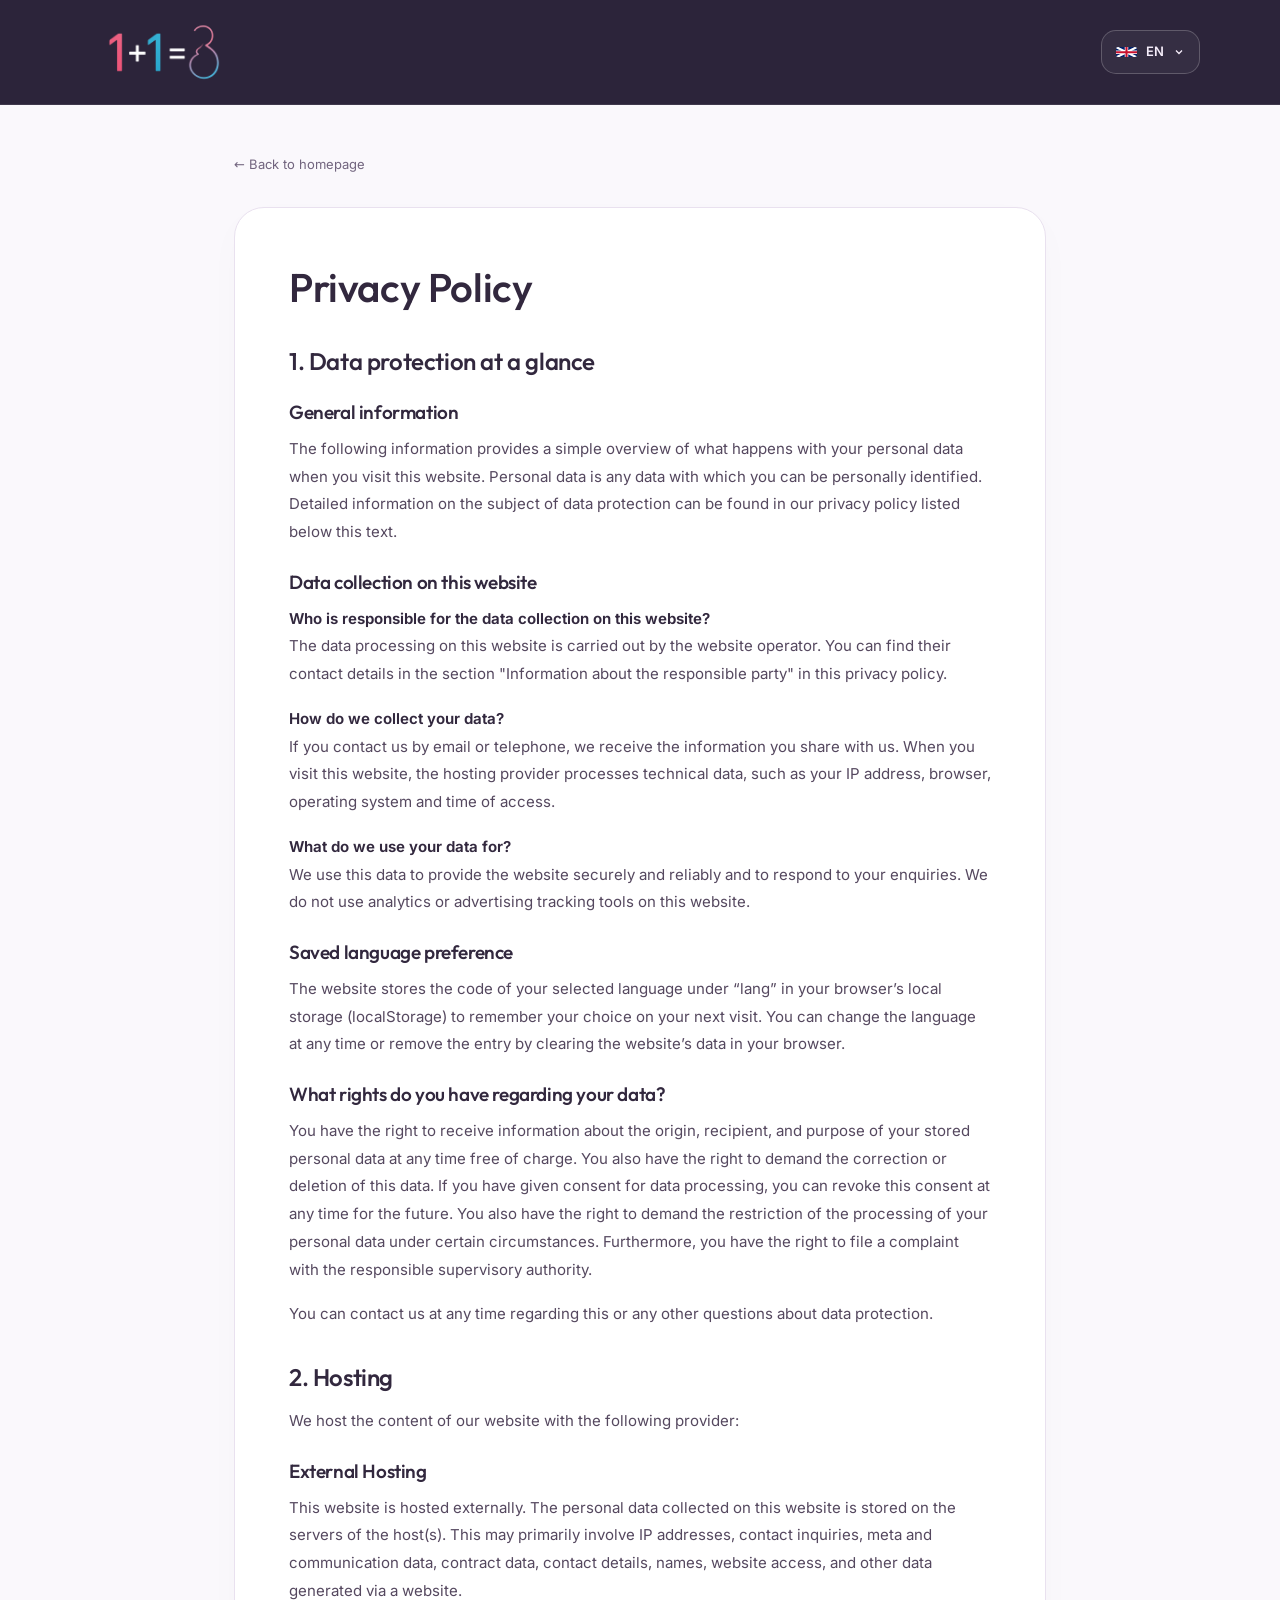
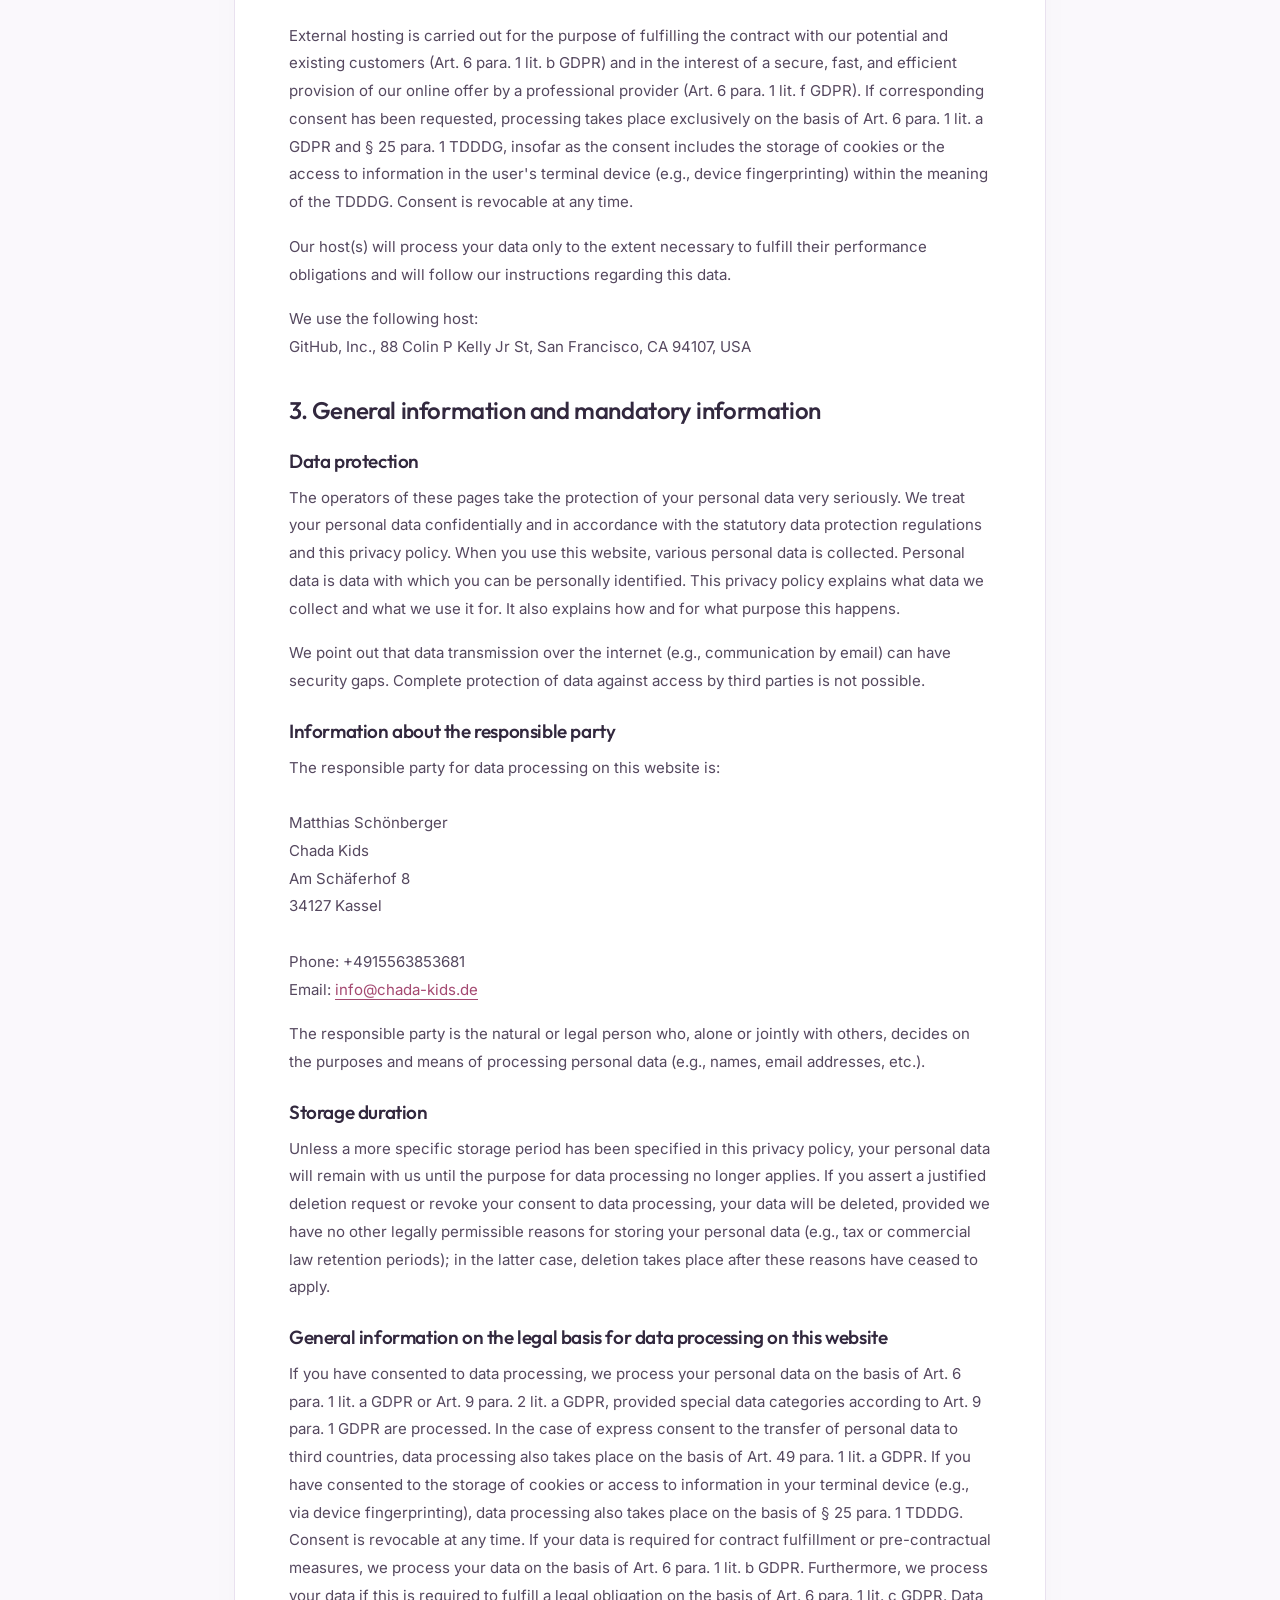
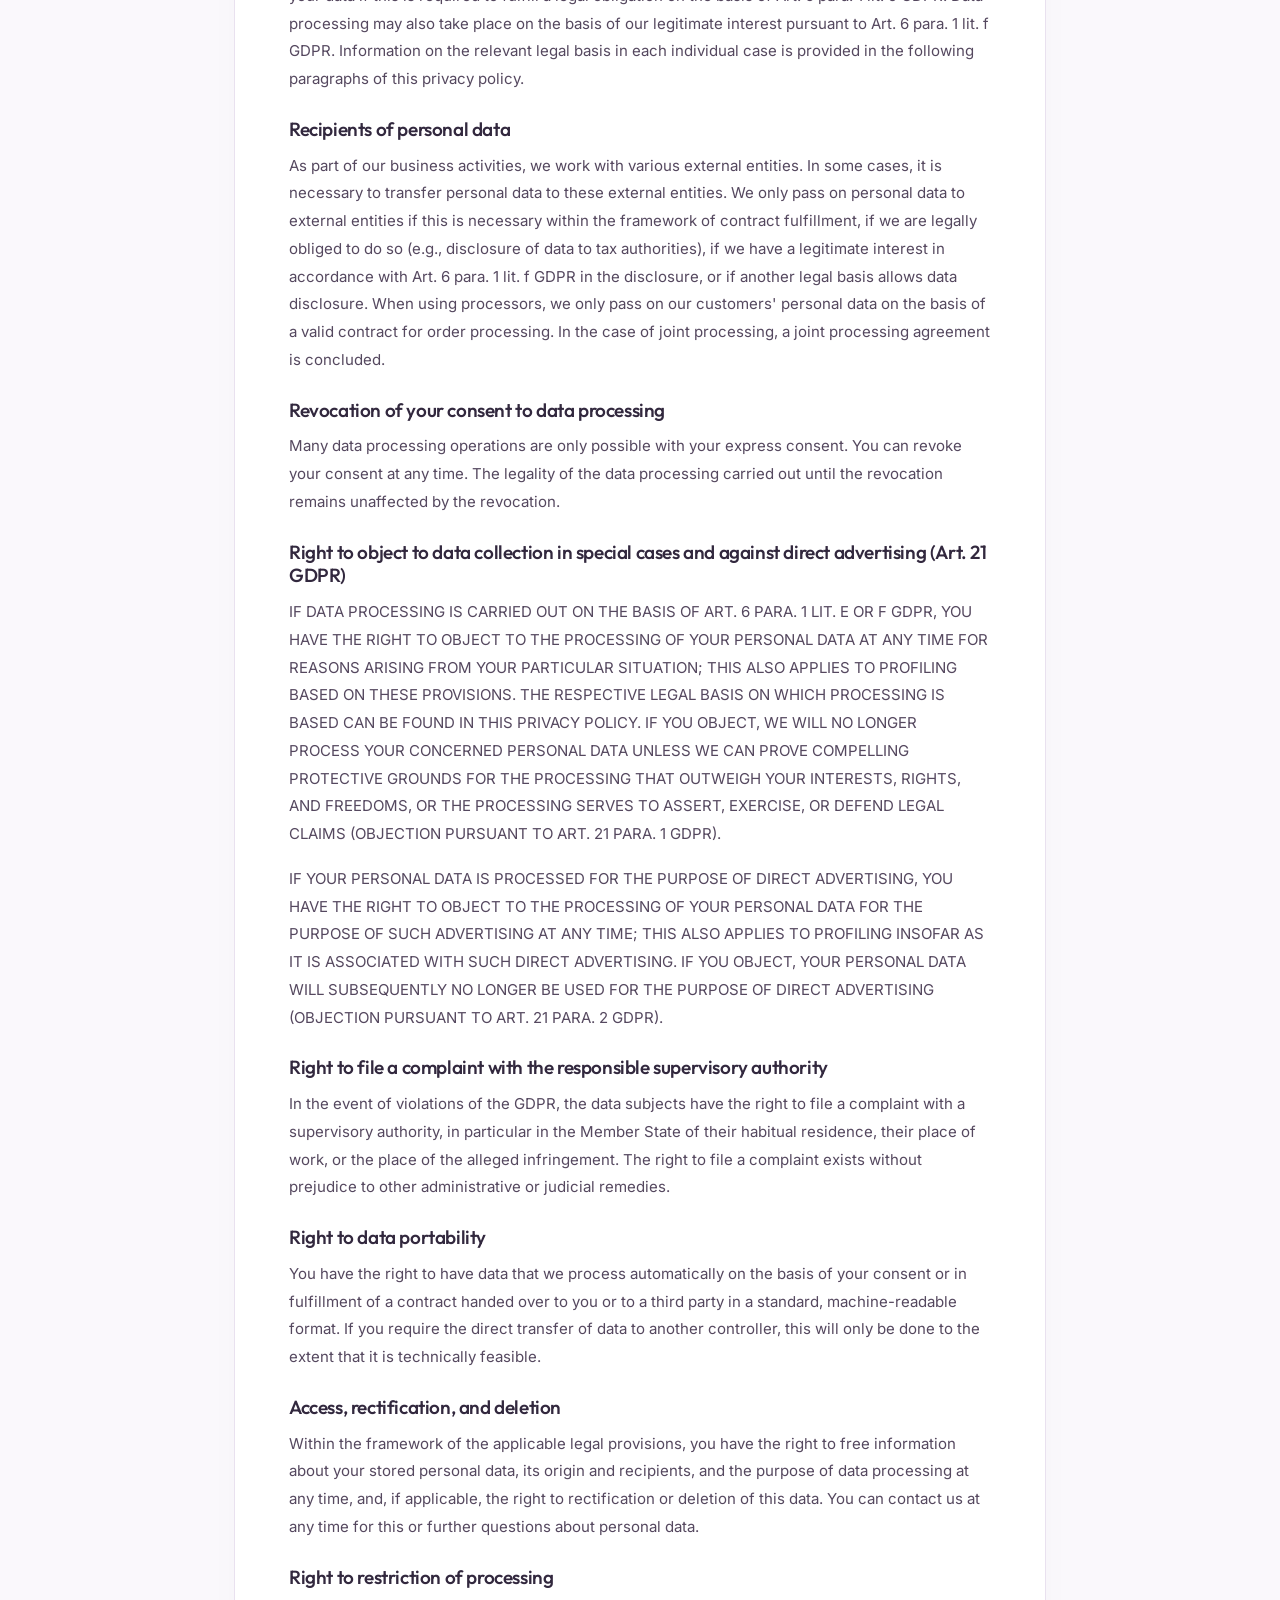
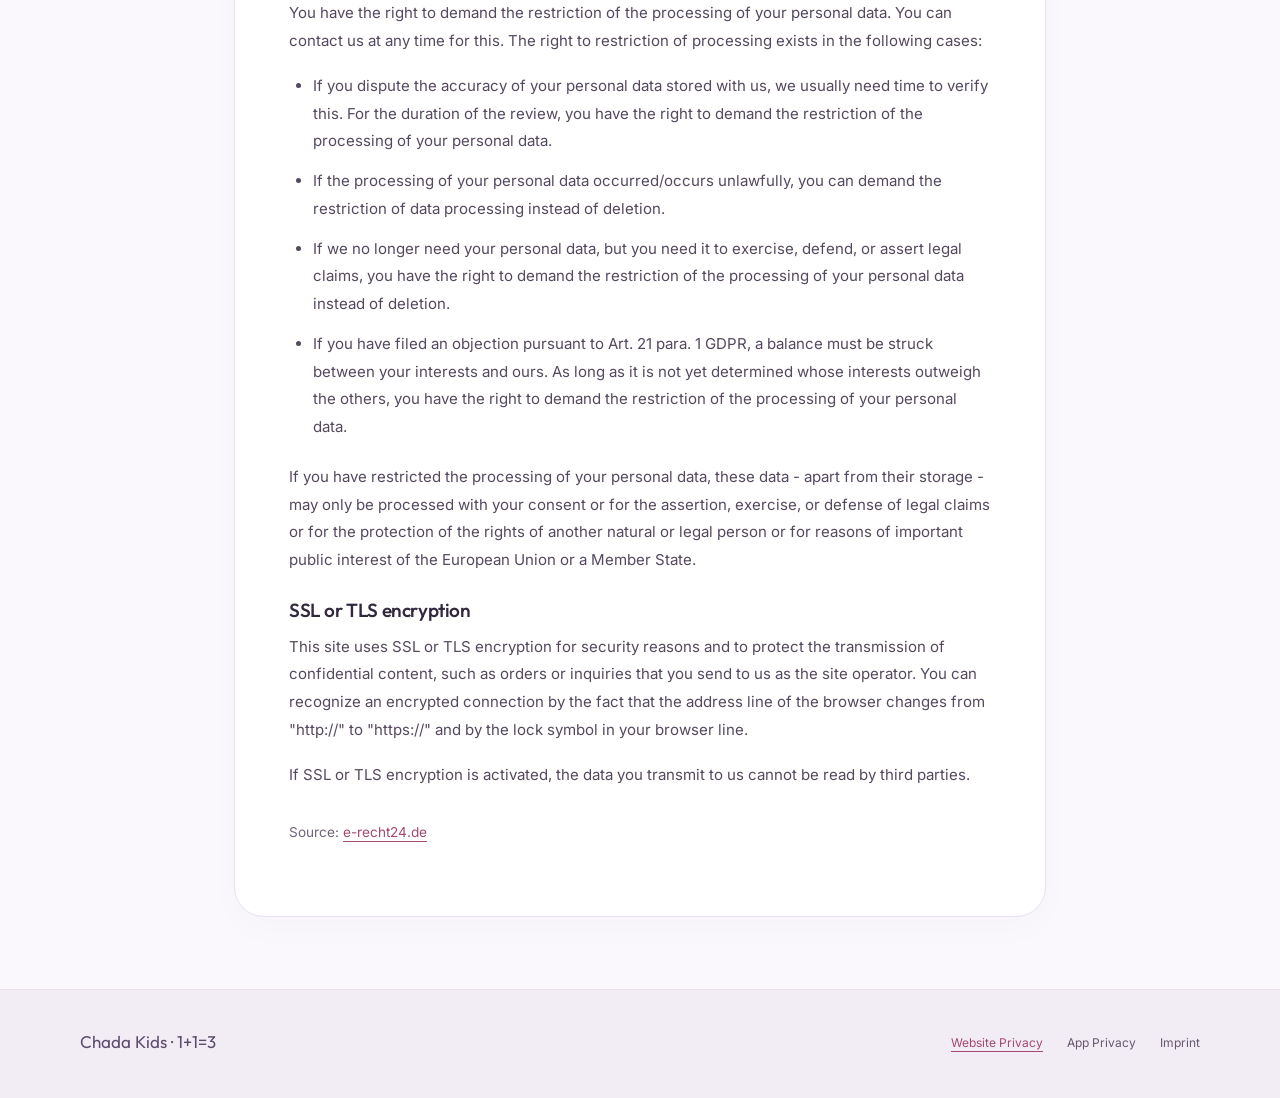
<file: privacy.html>
<!DOCTYPE html>
<html lang="de">
<head>
  <meta charset="UTF-8" />
  <meta name="viewport" content="width=device-width, initial-scale=1.0" />
  <title>Website-Datenschutz. 1+1=3</title>
  <link rel="stylesheet" href="assets/legal.css" />
  <link rel="stylesheet" href="assets/thai.css" />
</head>
<body>

<nav class="legal-nav">
  <div class="nav-logo">
    <a href="index.html" id="home-logo-link"><img src="assets/logo.png" width="168" height="88" alt="1+1=3" /></a>
  </div>
  <div class="lang-dropdown" id="lang-dropdown">
    <button type="button" id="language-toggle" class="lang-dropdown-btn" onclick="toggleLangDropdown()" aria-label="Sprache wählen" aria-expanded="false" aria-controls="language-options">
      <span id="dd-flag-wrap"></span>
      <span id="dd-label-current">DE</span>
      <svg class="lang-dropdown-arrow" viewBox="0 0 24 24" fill="none" stroke="currentColor" stroke-width="2.5"><path d="M6 9l6 6 6-6"/></svg>
    </button>
    <div class="lang-dropdown-menu" id="language-options">
      <button type="button" class="lang-option" id="opt-de" onclick="pickLang('de')">DE</button>
      <button type="button" class="lang-option" id="opt-en" onclick="pickLang('en')">EN</button>
      <button type="button" class="lang-option" id="opt-es" onclick="pickLang('es')">ES</button>
      <button type="button" class="lang-option" id="opt-fr" onclick="pickLang('fr')">FR</button>
      <button type="button" class="lang-option" id="opt-it" onclick="pickLang('it')">IT</button>
      <button type="button" class="lang-option" id="opt-pt-PT" onclick="pickLang('pt-PT')">PT</button>
      <button type="button" class="lang-option" id="opt-pt-BR" onclick="pickLang('pt-BR')">BR</button>
      <button type="button" class="lang-option" id="opt-th" onclick="pickLang('th')">ไทย</button>
    </div>
  </div>
</nav>

<main>
  <a href="index.html" class="back-link" id="back-link">← Zurück zur Startseite</a>
  <div id="privacy-content" class="legal-content"></div>
</main>

<footer class="legal-footer">
  <div class="legal-footer-inner">
    <p class="footer-brand">Chada Kids &middot; 1+1=3</p>
    <div class="footer-links">
      <a id="footer-privacy" href="privacy.html?lang=de">Website-Datenschutz</a>
      <a id="footer-app-privacy" href="app-privacy.html?lang=de">App-Datenschutz</a>
      <a id="footer-imprint" href="imprint.html?lang=de">Impressum</a>
    </div>
  </div>
</footer>

<script src="assets/language.js"></script>
<script src="privacy-de.js"></script>
<script src="privacy-en.js"></script>
<script src="privacy-es.js"></script>
<script src="privacy-fr.js"></script>
<script src="privacy-it.js"></script>
<script src="privacy-pt-PT.js"></script>
<script src="privacy-pt-BR.js"></script>
<script src="privacy-th.js"></script>

<script>
const T_PRIVACY = {
  de: typeof PRIVACY_DE !== 'undefined' ? PRIVACY_DE : window.PRIVACY_DE,
  en: typeof PRIVACY_EN !== 'undefined' ? PRIVACY_EN : window.PRIVACY_EN,
  es: typeof PRIVACY_ES !== 'undefined' ? PRIVACY_ES : window.PRIVACY_ES,
  fr: typeof PRIVACY_FR !== 'undefined' ? PRIVACY_FR : window.PRIVACY_FR,
  it: typeof PRIVACY_IT !== 'undefined' ? PRIVACY_IT : window.PRIVACY_IT,
  'pt-PT': typeof PRIVACY_PT_PT !== 'undefined' ? PRIVACY_PT_PT : window.PRIVACY_PT_PT,
  'pt-BR': typeof PRIVACY_PT_BR !== 'undefined' ? PRIVACY_PT_BR : window.PRIVACY_PT_BR,
  th: window.PRIVACY_TH
};

const FLAGS = {
  'de': `<svg class="lang-flag" viewBox="0 0 5 3"><rect width="5" height="1" fill="#000"/><rect y="1" width="5" height="1" fill="#DD0000"/><rect y="2" width="5" height="1" fill="#FFCE00"/></svg>`,
  'en': `<svg class="lang-flag" viewBox="0 0 60 30"><path d="M0,0v30h60v-30z" fill="#012169"/><path d="M0,0 60,30M60,0 0,30" stroke="#fff" stroke-width="6"/><path d="M30,0v30M0,15h60" stroke="#fff" stroke-width="10"/><path d="M30,0v30M0,15h60" stroke="#C8102E" stroke-width="6"/></svg>`,
  'es': `<svg class="lang-flag" viewBox="0 0 4 3"><rect width="4" height="3" fill="#AA151B"/><rect y="0.75" width="4" height="1.5" fill="#F1BF00"/></svg>`,
  'fr': `<svg class="lang-flag" viewBox="0 0 3 2"><rect width="1" height="2" fill="#002395"/><rect x="1" width="1" height="2" fill="#fff"/><rect x="2" width="1" height="2" fill="#ED2939"/></svg>`,
  'it': `<svg class="lang-flag" viewBox="0 0 3 2"><rect width="1" height="2" fill="#009246"/><rect x="1" width="1" height="2" fill="#fff"/><rect x="2" width="1" height="2" fill="#ce2b37"/></svg>`,
  'pt-PT': `<svg class="lang-flag" viewBox="0 0 3 2"><rect width="1.2" height="2" fill="#006600"/><rect x="1.2" width="1.8" height="2" fill="#FF0000"/><circle cx="1.2" cy="1" r="0.3" fill="#FFFF00"/></svg>`,
  'pt-BR': `<svg class="lang-flag" viewBox="0 0 7 5"><rect width="7" height="5" fill="#009C3B"/><path d="M3.5 0.5L6.5 2.5L3.5 4.5L0.5 2.5z" fill="#FFDF00"/><circle cx="3.5" cy="2.5" r="1" fill="#002776"/></svg>`,
  'th': `<svg class="lang-flag" viewBox="0 0 9 6"><rect width="9" height="6" fill="#A51931"/><rect y="1" width="9" height="4" fill="#F4F5F8"/><rect y="2" width="9" height="2" fill="#2D2A4A"/></svg>`
};
const LABELS = { 'de': 'DE', 'en': 'EN', 'es': 'ES', 'fr': 'FR', 'it': 'IT', 'pt-PT': 'PT', 'pt-BR': 'BR', th: 'TH' };


const LANGUAGE_NAMES = { de: 'Deutsch', en: 'English', es: 'Español', fr: 'Français', it: 'Italiano', 'pt-PT': 'Português (Portugal)', 'pt-BR': 'Português (Brasil)', th: 'ไทย' };
const LANGUAGE_PROMPTS = { de: 'Sprache wählen', en: 'Choose language', es: 'Elegir idioma', fr: 'Choisir la langue', it: 'Scegli la lingua', 'pt-PT': 'Escolher idioma', 'pt-BR': 'Escolher idioma', th: 'เลือกภาษา' };
const FOOTER_LABELS = {"de": ["Website-Datenschutz", "App-Datenschutz", "Impressum"], "en": ["Website Privacy", "App Privacy", "Imprint"], "es": ["Privacidad del sitio", "Privacidad de App", "Aviso Legal"], "fr": ["Confidentialité Site", "Confidentialité App", "Mentions légales"], "it": ["Privacy Sito", "Privacy App", "Note legali"], "pt-PT": ["Privacidade Site", "Privacidade App", "Aviso legal"], "pt-BR": ["Privacidade do Site", "Privacidade do App", "Aviso Legal"], "th": ["ความเป็นส่วนตัวของเว็บไซต์", "ความเป็นส่วนตัวของแอป", "ข้อมูลผู้ให้บริการ"]};
function closeLangDropdown() {
  document.getElementById('lang-dropdown').classList.remove('open');
  document.getElementById('language-toggle').setAttribute('aria-expanded', 'false');
}
function updateLegalShell(lang) {
  const pages = ['privacy.html', 'app-privacy.html', 'imprint.html'];
  ['footer-privacy', 'footer-app-privacy', 'footer-imprint'].forEach((id, index) => {
    const link = document.getElementById(id);
    link.textContent = FOOTER_LABELS[lang][index];
    link.href = pages[index] + '?lang=' + lang;
    if (pages[index] === 'privacy.html') link.setAttribute('aria-current', 'page');
    else link.removeAttribute('aria-current');
  });
  document.getElementById('home-logo-link').href = 'index.html?lang=' + lang;
  document.getElementById('language-toggle').setAttribute('aria-label', LANGUAGE_PROMPTS[lang]);
  document.title = FOOTER_LABELS[lang][pages.indexOf('privacy.html')] + '. 1+1=3';
}

function toggleLangDropdown() { const open = document.getElementById('lang-dropdown').classList.toggle('open'); document.getElementById('language-toggle').setAttribute('aria-expanded', String(open)); }
function pickLang(lang) { closeLangDropdown(); setLang(lang); document.getElementById('language-toggle').focus(); }

function setLang(lang) {
  lang = Object.hasOwn(LANGUAGE_NAMES, lang) ? lang : 'de';
  try { localStorage.setItem('lang', lang); } catch {}
  updateLegalShell(lang);
  const currentUrl = new URL(window.location.href);
  if (currentUrl.searchParams.get('lang') !== lang) {
    currentUrl.searchParams.set('lang', lang);
    window.history.replaceState(window.history.state, '', currentUrl);
  }
  document.documentElement.lang = lang;
  document.getElementById('dd-flag-wrap').innerHTML = FLAGS[lang];
  document.getElementById('dd-label-current').textContent = LABELS[lang];
  
  const contentBox = document.getElementById('privacy-content');
  if (T_PRIVACY[lang]) {
    contentBox.innerHTML = T_PRIVACY[lang];
  } else {
    contentBox.innerHTML = "<p>Translation coming soon / Übersetzung folgt.</p>";
  }
  
  const backTexts = { de: '← Zurück zur Startseite', en: '← Back to homepage', es: '← Volver al inicio', fr: '← Retour à l\'accueil', it: '← Torna alla home', 'pt-PT': '← Voltar ao início', 'pt-BR': '← Voltar ao início', th: '← กลับสู่หน้าแรก' };
  const backLink = document.getElementById('back-link');
  if(backLink) { backLink.textContent = backTexts[lang]; backLink.href = 'index.html?lang=' + lang; }
  
  window.SITE_LANGUAGE.supported.forEach(l => {
    const el = document.getElementById('opt-' + l);
    if (el) { el.classList.toggle('active', l === lang); el.innerHTML = FLAGS[l] + ' ' + LANGUAGE_NAMES[l]; }
  });
}

document.addEventListener('click', e => { if (!document.getElementById('lang-dropdown').contains(e.target)) closeLangDropdown(); });
document.addEventListener('keydown', e => { if (e.key === 'Escape' && document.getElementById('lang-dropdown').classList.contains('open')) { closeLangDropdown(); document.getElementById('language-toggle').focus(); } });

setLang(window.SITE_LANGUAGE.initial());
</script>

</body>
</html>
</file>
<file: assets/site.css>
@font-face{font-family:Outfit;src:url('fonts/outfit.woff2') format('woff2');font-style:normal;font-weight:100 900;font-display:swap}
@font-face{font-family:Inter;src:url('fonts/inter.woff2') format('woff2');font-style:normal;font-weight:100 900;font-display:swap}
:root{--plum:#2c243a;--ink:#32283e;--muted:#786b83;--pink:#e9a5bb;--cream:#faf8fc;--line:#e9e2ee;--blue:#b4cef2;--soft:#f1ebf6;color-scheme:light;font-family:Inter,system-ui,sans-serif;color:var(--ink);background:var(--cream);font-synthesis:none}
*{box-sizing:border-box}html{scroll-behavior:smooth;scroll-padding-top:28px}body{margin:0;font-size:16px;line-height:1.65}a{color:inherit;text-decoration:none}button,select{font:inherit}button,a,summary,select{-webkit-tap-highlight-color:transparent}button{cursor:pointer}img{max-width:100%;height:auto;display:block}button{color:inherit}button:focus-visible,a:focus-visible,summary:focus-visible,select:focus-visible,[tabindex]:focus-visible{outline:3px solid #9b71c3;outline-offset:5px}.opening :focus-visible,.header-shell :focus-visible,.site-footer :focus-visible,.privacy-section :focus-visible{outline-color:var(--blue)}h1,h2,h3,p{margin:0}h1,h2,h3{font-family:Outfit,system-ui,sans-serif;font-weight:500;line-height:1.12;letter-spacing:-.035em}h2{font-size:clamp(36px,4.3vw,54px)}h3{font-size:25px;letter-spacing:-.02em}.wrap{width:min(1160px,calc(100% - 64px));margin-inline:auto}.section{padding-block:112px}.eyebrow{font-size:11px;font-weight:700;letter-spacing:.19em;line-height:1.7;margin-bottom:20px;text-transform:uppercase}.section-intro{color:var(--muted);margin-top:24px;max-width:470px}.sr-only{position:absolute;width:1px;height:1px;margin:-1px;padding:0;overflow:hidden;clip:rect(0,0,0,0);white-space:nowrap;border:0}.skip-link{position:fixed;top:12px;left:12px;background:white;color:var(--plum);padding:12px;z-index:100;transform:translateY(-160%)}.skip-link:focus{transform:none}
.header-shell,.opening{background:var(--plum);color:#faf7fc}.site-header{height:104px;display:flex;align-items:center;gap:40px}.brand{display:block;width:142px;flex-shrink:0}.brand img{width:100%}.main-nav{display:flex;gap:30px;margin-left:auto;font-size:13px;font-weight:500}.main-nav a{padding:10px 0}.main-nav a:hover,.text-link:hover{color:var(--pink)}.header-tools{display:flex;align-items:center;gap:18px}.audio-button{display:grid;place-items:center;width:42px;height:42px;border:1px solid #65556e;border-radius:50%;background:transparent;color:#eee7f4}.audio-button svg{width:20px;height:20px;fill:none;stroke:currentColor;stroke-width:1.6;stroke-linecap:round;stroke-linejoin:round}.audio-button[aria-pressed=true]{background:var(--pink);color:var(--plum);border-color:var(--pink)}#language-select{max-width:150px;border:0;color:#f5eff9;background:var(--plum);padding:10px 5px;font-size:12px;cursor:pointer}
.hero{min-height:680px;display:grid;grid-template-columns:1.05fr 1fr;align-items:center;gap:25px;padding-block:48px 68px}.hero-copy{position:relative;z-index:2}.hero .eyebrow{color:#d1bddc}.hero h1{font-size:clamp(49px,5.2vw,68px);line-height:1.055;max-width:610px;letter-spacing:-.045em}.hero h1 span{display:block}.pink{color:var(--pink)}.hero-description{font-size:16px;line-height:1.8;color:#d6cddb;max-width:465px;margin:28px 0 30px}.hero-actions{display:flex;align-items:center;gap:27px;flex-wrap:wrap}.button{min-height:52px;display:inline-flex;align-items:center;justify-content:center;gap:24px;padding:13px 23px;border-radius:15px;font-size:13px;font-weight:700;transition:transform .2s,background .2s}.primary{background:var(--pink);color:var(--plum)}.primary:hover{background:#f1bbcd;transform:translateY(-2px)}.text-link{display:inline-flex;align-items:center;gap:15px;font-size:12px;font-weight:600;min-height:44px}.release{display:flex;align-items:center;gap:12px;width:fit-content;margin-top:37px;font-size:11px;color:#cbbcd6}.release>span:nth-child(2){display:flex;flex-direction:column;line-height:1.6}.release strong{font-size:13px;color:#faf7fc;font-weight:500}.release>span:last-child{margin-left:12px;color:var(--pink)}.release-dot{width:7px;height:7px;border-radius:100%;background:var(--pink);box-shadow:0 0 0 5px #e9a5bb12}.hero-note{margin-top:10px;font-size:10px;color:#b8a8c3}.hero-art{position:relative;min-height:580px}.phone{padding:7px;background:#100e17;border:1px solid #6e5d7a;border-radius:33px;overflow:hidden;box-shadow:0 25px 60px #0e091e36;display:block}.phone img{border-radius:25px;width:100%;height:auto}.phone-front{width:236px;position:absolute;left:25px;top:12px;transform:rotate(-7deg);transition:transform .3s;z-index:2}.phone-front:hover{transform:rotate(-4deg) translateY(-5px)}.phone-back{width:227px;position:absolute;right:5px;top:65px;transform:rotate(9deg)}.hero-hearts{position:absolute;z-index:3;width:108px;right:25px;top:-25px;transform:rotate(10deg);filter:drop-shadow(0 8px 20px #17102340);image-rendering:auto}.orbit{position:absolute;inset:45px -25px 45px -35px;border:1px solid #d0b5e023;border-radius:50%;transform:rotate(-24deg)}.orbit-two{inset:70px -65px 60px 5px;transform:rotate(28deg)}.art-spark{position:absolute;left:0;bottom:12px;color:var(--pink);font-family:Outfit,sans-serif;font-size:48px;font-weight:300;transform:rotate(-14deg)}.trust-strip{display:flex;justify-content:space-between;gap:24px;padding:25px 45px;border-top:1px solid #5b4b684d}.trust-strip>span{display:flex;gap:12px;align-items:center;color:#d8cce1;font-size:12px}.trust-strip svg{width:23px;height:23px;fill:none;stroke:var(--blue);stroke-width:1.3;stroke-linecap:round}.trust-symbol{font-size:29px;color:var(--pink);line-height:1}
.app-section{display:grid;grid-template-columns:1fr 1fr;gap:100px;align-items:center}.app-copy .eyebrow{color:#8b6b9f}.app-copy h2{max-width:450px}.view-tabs{display:flex;flex-direction:column;margin-top:34px;gap:6px}.view-tabs button{display:flex;align-items:center;gap:15px;border:1px solid transparent;background:transparent;min-height:64px;padding:10px 17px;border-radius:16px;text-align:left;font-size:15px;font-weight:600}.view-tabs button>span:last-child{margin-left:auto;font-size:20px;font-weight:400;opacity:0}.view-tabs button[aria-selected=true]{background:#eee7f3;border-color:#e1d5ea}.view-tabs button[aria-selected=true]>span:last-child{opacity:1}.view-tabs button:hover{background:#f0eaf5}.view-explanation{margin-top:30px;min-height:118px}.view-explanation h3{font-size:24px}.view-explanation p{font-size:14px;color:var(--muted);margin-top:12px;line-height:1.8}.screenshot-note{font-size:11px;color:var(--muted);max-width:360px;margin-top:20px}.preview-stage{position:relative;min-height:640px;padding:30px 32px;background:#ede7f3;border-radius:120px 120px 36px 36px;display:flex;flex-direction:column;align-items:center;justify-content:center}.gallery-phone{width:244px;transition:transform .2s}.gallery-phone:hover{transform:translateY(-3px)}.preview-caption{font-size:10px;color:var(--muted);margin-top:18px;letter-spacing:.02em}
.features-section{background:white}.section-heading{max-width:720px;margin-bottom:58px}.section-heading .eyebrow{color:#8b6b9f}.feature-grid{display:grid;grid-template-columns:1fr;column-gap:40px;row-gap:42px}.feature{position:relative;display:grid;grid-template-columns:64px 1fr;column-gap:23px;border-top:1px solid var(--line);padding-top:30px}.feature-number{position:absolute;top:24px;right:0;font-size:10px;letter-spacing:.1em;color:#8e7d9a}.feature img{grid-row:1 / 3;margin-top:7px}.feature h3{font-size:25px;max-width:310px;padding-right:24px}.feature p{color:var(--muted);font-size:13px;line-height:1.85;margin-top:14px;max-width:360px}.wish-section{display:flex;gap:45px;align-items:center;position:relative}.wish-section>img{width:120px;flex-shrink:0}.wish-section h2{font-size:clamp(31px,3.2vw,43px);max-width:820px}.wish-section h2 span{display:block}.wish-section h2 span:last-child{color:#9b6487}.wish-section p{font-size:14px;color:var(--muted);max-width:650px;margin-top:20px}.wish-plus{position:absolute;right:3px;bottom:64px;font-size:73px;font-family:Outfit,sans-serif;font-weight:200;color:#d7c5e2;transform:rotate(12deg)}.privacy-section{background:var(--plum);border-radius:32px;padding:64px 70px;display:grid;grid-template-columns:1.35fr 1fr;gap:80px;color:#faf7fc}.privacy-section .eyebrow{color:var(--pink)}.privacy-section h2{font-size:44px;max-width:420px}.privacy-copy>p:not(.eyebrow){font-size:14px;color:#cebed8;line-height:1.85;margin:25px 0 15px}.privacy-copy .text-link{color:var(--pink)}.privacy-details{align-self:center}.privacy-details>img{margin-bottom:22px}.privacy-details ul{padding:0;list-style:none;display:grid;gap:16px;font-size:13px;color:#e5d9ee}.privacy-details li{padding-left:26px;position:relative}.privacy-details li:before{content:'✓';position:absolute;left:0;color:var(--pink)}
.faq-section{display:grid;grid-template-columns:.8fr 1.2fr;gap:110px}.faq-section h2{font-size:43px;max-width:330px}.faq-section .eyebrow{color:#8b6b9f}.faq-list{border-top:1px solid #ddd4e5}.faq-list details{border-bottom:1px solid #ddd4e5}.faq-list summary{padding:22px 35px 22px 0;cursor:pointer;list-style:none;font-size:14px;font-weight:600;position:relative}.faq-list summary::-webkit-details-marker{display:none}.faq-list summary:after{content:'+';position:absolute;right:4px;top:17px;font-size:23px;color:#9679aa;font-weight:400}.faq-list details[open] summary:after{content:'−'}.faq-list details p{padding:0 30px 24px 0;font-size:13px;line-height:1.85;color:var(--muted)}.launch-section{background:#eaddf0;padding:70px 0}.launch-inner{display:grid;grid-template-columns:1.3fr 1fr;gap:80px;align-items:center}.launch-inner h2{font-size:44px;max-width:550px}.launch-inner>div>p:not(.eyebrow){font-size:13px;color:#766280;margin-top:18px;max-width:510px}.launch-ticket{border-left:1px solid #c9b3d6;padding:12px 0 12px 55px;display:flex;flex-direction:column;align-items:flex-start}.launch-ticket>span:first-child{font-size:10px;letter-spacing:.16em;font-weight:700;text-transform:uppercase}.launch-ticket strong{font-family:Outfit,sans-serif;font-weight:500;font-size:34px;letter-spacing:-.035em;margin:7px 0 12px;line-height:1.15}.android-label{font-size:10px;border:1px solid #b39bc2;border-radius:40px;padding:4px 15px}.site-footer{background:var(--plum);color:#cfc0db;padding:40px 0 34px}.footer-top{display:flex;justify-content:space-between;align-items:center;margin-bottom:25px}.footer-top .brand{width:120px}.legal-links{display:flex;gap:26px;flex-wrap:wrap;font-size:11px}.legal-links a:hover{color:var(--pink)}.medical-note{font-size:10px;line-height:1.8;color:#b7a6c4;max-width:820px;margin-top:30px}.copyright{font-size:10px;color:#b7a6c4;margin-top:17px}
dialog{border:1px solid #786183;background:var(--plum);color:white;border-radius:22px;padding:24px;max-height:94dvh;max-width:min(560px,calc(100vw - 28px));overflow:auto;box-shadow:0 25px 80px #0007}dialog::backdrop{background:#130d20dd;backdrop-filter:blur(7px)}dialog img{max-height:76dvh;width:auto;max-width:100%;margin:auto;border-radius:20px}dialog p{max-width:380px;font-size:11px;line-height:1.6;text-align:center;color:#d4c3df;margin:18px auto 0}.dialog-close{position:sticky;top:0;float:right;margin:-12px -12px 0 10px;border:1px solid #bfa5cf;background:var(--plum);color:white;border-radius:50%;font-size:24px;line-height:1;width:40px;height:40px}.audio-status:not(:empty){position:fixed;bottom:20px;left:20px;right:20px;max-width:470px;background:var(--plum);border:1px solid #b9a0cb;color:white;border-radius:12px;padding:12px 18px;font-size:13px;z-index:20}
.opening{overflow:hidden}
.film-section{display:grid;grid-template-columns:minmax(0,1fr) 320px;align-items:center;gap:72px;margin-top:104px;padding:64px 70px;border-radius:36px;background:var(--plum);color:var(--cream)}
.film-copy{min-width:0}.film-copy .eyebrow{color:var(--pink)}.film-copy h2{max-width:520px;font-size:clamp(38px,4.4vw,58px)}.film-description{max-width:440px;margin-top:26px;color:#d6c9df;font-size:15px;line-height:1.85}.film-toggle{margin-top:32px;gap:12px;text-align:left;border:1px solid transparent}.film-toggle svg{width:20px;height:20px;fill:currentColor;flex-shrink:0}.film-pause-icon,.film-toggle[data-playing=true] .film-play-icon{display:none}.film-toggle[data-playing=true] .film-pause-icon{display:block}.film-download{display:flex;align-items:center;gap:12px;width:fit-content;max-width:100%;min-height:44px;margin-top:14px;color:#d7c5e2;font-size:12px;text-decoration:underline;text-underline-offset:4px}.film-download:hover{color:var(--pink)}.film-status{max-width:440px;color:#f3c4d4;font-size:13px;line-height:1.7}.film-status:not(:empty){margin-top:16px}.film-section :focus-visible{outline-color:var(--blue)}
.film-player{position:relative;width:100%;max-width:320px;aspect-ratio:9/16;justify-self:center;border:1px solid #796587;border-radius:24px;background:#21182c;box-shadow:0 24px 64px #130b224d;overflow:hidden}.film-player video{display:block;width:100%;height:100%;object-fit:contain}.film-overlay{position:absolute;inset:0;display:grid;place-items:center;width:100%;height:100%;padding:0;border:0;background:linear-gradient(transparent 50%,#1b122b66);color:var(--plum)}.film-overlay[hidden]{display:none}.film-play-circle{display:grid;place-items:center;width:76px;height:76px;border-radius:50%;background:var(--pink);box-shadow:0 5px 28px #160d2855;transition:background .2s,transform .2s}.film-play-circle svg{width:32px;height:32px;fill:currentColor}.film-overlay:hover .film-play-circle{background:#f3bfd1;transform:scale(1.04)}.film-overlay:focus-visible{outline-offset:-7px;border-radius:23px}
@media(max-width:1100px){.film-section{gap:40px;padding:50px;grid-template-columns:minmax(0,1fr) 300px}.film-player{max-width:300px}}
.film-player:focus-within{outline:3px solid var(--blue);outline-offset:5px}
@media(max-width:800px){.film-section{grid-template-columns:minmax(0,1fr);gap:36px;padding:40px 32px;margin-top:76px;border-radius:28px}.film-copy h2{font-size:43px}.film-description{margin-top:20px}.film-toggle{margin-top:24px}.film-player{max-width:320px}}
@media(max-width:480px){.film-section{padding:34px 22px;gap:30px}.film-copy h2{font-size:36px}.film-description{font-size:14px}.film-player{border-radius:20px}.film-play-circle{width:66px;height:66px}}
@media(min-width:1450px){.hero h1{font-size:70px}}
@media(min-width:901px){.feature-grid{grid-template-columns:repeat(3,minmax(0,1fr));column-gap:40px}.feature{grid-template-columns:1fr}.feature img{grid-row:auto;margin-bottom:20px}.feature h3{font-size:24px;max-width:none}.feature p{max-width:none}}
@media(max-width:1100px){.hero{grid-template-columns:1fr 1fr;gap:10px}.hero h1{font-size:53px}.phone-front{left:8px;width:210px;top:45px}.phone-back{right:0;width:201px;top:95px}.hero-art{min-height:580px}.hero-hearts{width:90px;top:0;right:5px}.app-section{gap:55px}.feature-grid{column-gap:55px}.privacy-section{padding:55px;gap:45px}.faq-section{gap:60px}.launch-inner{gap:45px}}
@media(max-width:800px){.wrap{width:calc(100% - 40px)}.section{padding-block:76px}.site-header{height:90px;gap:20px}.brand{width:122px}.main-nav{gap:18px;font-size:12px}.main-nav a:last-child{display:none}.header-tools{gap:8px}.audio-button{width:38px;height:38px}#language-select{max-width:105px;font-size:11px}.hero{grid-template-columns:1fr;gap:45px;padding-top:45px;padding-bottom:45px}.hero-copy{max-width:580px;margin:auto;width:100%}.hero h1{font-size:61px}.hero-description{max-width:500px}.hero-art{width:min(480px,100%);height:610px;min-height:0;margin:auto}.phone-front{left:30px;top:5px;width:236px}.phone-back{right:25px;top:70px;width:225px}.hero-hearts{right:18px;top:-23px;width:103px}.orbit{inset:50px 5px}.orbit-two{inset:80px 0 20px}.art-spark{left:5px;bottom:15px}.trust-strip{padding:24px 0;gap:18px}.trust-strip>span{font-size:10px;gap:8px}.trust-strip img{width:25px}.app-section{gap:30px}.app-copy h2{font-size:39px}.preview-stage{padding:26px 12px;min-height:610px;border-radius:85px 85px 28px 28px}.gallery-phone{width:230px}.view-tabs button{padding-inline:10px}.view-tabs img{width:31px}.feature-grid{column-gap:40px;row-gap:35px}.feature{grid-template-columns:48px 1fr;gap:16px}.feature h3{font-size:23px}.wish-section{gap:24px}.wish-section>img{width:90px}.privacy-section{padding:45px 35px;gap:35px}.privacy-section h2{font-size:37px}.faq-section{gap:45px;grid-template-columns:.8fr 1.2fr}.faq-section h2{font-size:37px}.launch-ticket{padding-left:28px}.launch-ticket strong{font-size:30px}.launch-inner h2{font-size:38px}}
@media(max-width:600px){.site-header{height:83px;justify-content:space-between;gap:10px}.brand{width:110px}.main-nav{display:none}.header-tools{gap:14px}#language-select{max-width:130px}.hero{padding-top:25px;gap:44px}.hero h1{font-size:clamp(43px,10.6vw,61px);line-height:1.08}.hero .eyebrow{font-size:9px;letter-spacing:.17em;margin-bottom:19px}.hero-description{font-size:14px;line-height:1.85;margin:23px 0 25px}.hero-actions{gap:20px}.hero-actions .text-link{font-size:11px;gap:7px}.button{padding:12px 19px;font-size:12px;gap:18px}.release{margin-top:28px}.hero-art{height:535px;max-width:375px}.phone-front{width:211px;left:10px;top:0}.phone-back{width:198px;right:3px;top:50px}.phone{padding:6px;border-radius:29px}.phone img{border-radius:23px}.hero-hearts{width:83px;right:0;top:-18px}.art-spark{left:5px;bottom:6px;font-size:40px}.trust-strip{display:grid;grid-template-columns:1fr;gap:16px;padding:25px 0 30px}.trust-strip>span{font-size:12px;justify-content:center}.trust-strip>span:nth-child(2){display:none}.app-section{grid-template-columns:1fr;gap:35px}.app-copy h2{font-size:44px;max-width:330px}.section-intro{font-size:14px;margin-top:20px}.view-tabs{flex-direction:row;gap:7px;margin-top:27px}.view-tabs button{flex:1;justify-content:center;padding:12px 7px;min-height:54px;font-size:11px;gap:5px;border-color:#e4d9ed;border-radius:13px}.view-tabs img{width:25px}.view-tabs button>span:last-child{display:none}.view-explanation{min-height:0;margin-top:23px}.view-explanation h3{font-size:24px}.view-explanation p{font-size:13px}.screenshot-note{font-size:10px;max-width:310px}.preview-stage{max-width:390px;width:100%;margin:auto;border-radius:80px 80px 28px 28px;padding:26px 30px;min-height:0}.gallery-phone{width:244px}.feature-grid{grid-template-columns:1fr;gap:32px}.section-heading{margin-bottom:35px}.section-heading h2{font-size:42px}.feature{grid-template-columns:57px 1fr;gap:21px}.feature h3{font-size:25px}.feature p{font-size:13px;margin-top:12px}.feature-number{top:19px}.wish-section{align-items:flex-start;gap:19px}.wish-section>img{width:63px;margin-top:0}.wish-section h2{font-size:30px}.wish-section p{font-size:13px}.wish-plus{font-size:49px;right:5px;bottom:24px}.privacy-section{grid-template-columns:1fr;gap:30px;padding:38px 28px;border-radius:26px}.privacy-section h2{font-size:39px}.privacy-section .eyebrow{font-size:9px}.privacy-details{display:flex;align-items:flex-start;gap:19px}.privacy-details>img{width:56px;margin-top:12px}.privacy-details ul{gap:13px;font-size:11px;line-height:1.6}.privacy-copy>p:not(.eyebrow){font-size:13px;margin:21px 0 8px}.privacy-copy .text-link{font-size:11px}.faq-section{grid-template-columns:1fr;gap:30px}.faq-section h2{font-size:41px}.faq-list summary{font-size:13px}.faq-list details p{font-size:12px}.launch-section{padding:50px 0}.launch-inner{grid-template-columns:1fr;gap:30px}.launch-inner h2{font-size:42px}.launch-ticket{border-left:0;border-top:1px solid #c9b3d6;padding:24px 0 0}.launch-ticket strong{font-size:35px}.site-footer{padding-block:30px}.footer-top{margin-bottom:20px}.footer-top .brand{width:106px}.footer-top .text-link{font-size:10px}.legal-links{gap:12px 20px;font-size:10px}.medical-note{font-size:9px;margin-top:25px}.copyright{font-size:9px}.orbit-one{inset:30px 0}.orbit-two{inset:70px 0 20px}}
@media(max-width:360px){.wrap{width:calc(100% - 32px)}.hero h1{font-size:40px}.hero-actions{gap:11px}.hero-actions .text-link{font-size:10px}.hero-art{height:490px}.phone-front{width:191px;left:6px}.phone-back{width:178px;right:0}.hero-hearts{width:68px}.view-tabs button{font-size:10px;gap:4px}.view-tabs img{width:22px}.privacy-section{padding:32px 23px}.privacy-details{gap:12px}.gallery-phone{width:220px}.preview-stage{padding-inline:20px}.wish-section{gap:13px}.wish-section>img{width:48px}.wish-section h2{font-size:27px}}
@media(prefers-reduced-motion:reduce){html{scroll-behavior:auto}*,*:before,*:after{transition:none!important;animation:none!important}}
</file>
<file: assets/thai.css>
@font-face{font-family:'Noto Sans Thai';src:url('fonts/noto-sans-thai.woff2') format('woff2');font-style:normal;font-weight:100 900;font-display:swap;unicode-range:U+02D7,U+0303,U+0331,U+0E01-0E5B,U+200C-200D,U+25CC}
@font-face{font-family:'Noto Sans Thai Looped';src:url('fonts/noto-sans-thai-looped.woff2') format('woff2');font-style:normal;font-weight:100 900;font-display:swap;unicode-range:U+02D7,U+0303,U+0331,U+0E01-0E5B,U+200C-200D,U+25CC}
html:lang(th),html:lang(th) body,html:lang(th) button,html:lang(th) select{font-family:'Noto Sans Thai Looped',Inter,system-ui,sans-serif}
html:lang(th) *{letter-spacing:normal!important;text-transform:none}
html:lang(th) h1,html:lang(th) h2,html:lang(th) h3,html:lang(th) .launch-ticket strong{font-family:'Noto Sans Thai',Outfit,system-ui,sans-serif;line-height:1.45;word-break:normal;overflow-wrap:break-word;hyphens:none}
html:lang(th) p{line-height:1.85}
html:lang(th) .hero h1{font-size:clamp(43px,4.6vw,61px);line-height:1.35}
html:lang(th) .eyebrow{font-size:12px;line-height:1.8}
html:lang(th) .hero-description{font-size:15px}
html:lang(th) .feature h3{font-size:24px}
html:lang(th) .view-tabs button{line-height:1.7}
html:lang(th) .launch-ticket strong{font-size:30px}
html:lang(th) .legal-content{line-height:1.9;word-break:normal;overflow-wrap:break-word}
html:lang(th) .legal-content h1,html:lang(th) .legal-content h2,html:lang(th) .legal-content h3{line-height:1.55}
@media(max-width:600px){html:lang(th) .hero h1{font-size:clamp(35px,9.8vw,51px)}html:lang(th) .hero-description{font-size:14px}html:lang(th) .eyebrow{font-size:11px}html:lang(th) .view-tabs button{font-size:11px}html:lang(th) .app-copy h2,html:lang(th) .section-heading h2,html:lang(th) .launch-inner h2{font-size:37px}html:lang(th) .privacy-section h2,html:lang(th) .faq-section h2{font-size:35px}}
</file>
<file: assets/legal.css>
@font-face{font-family:Inter;src:url('fonts/inter.woff2') format('woff2');font-style:normal;font-weight:100 900;font-display:swap}
@font-face{font-family:Outfit;src:url('fonts/outfit.woff2') format('woff2');font-style:normal;font-weight:100 900;font-display:swap}
*,*::before,*::after{box-sizing:border-box}
:root{color-scheme:light;--page:#faf8fc;--ink:#32283e;--muted:#71647e;--line:#e9e1ef;--pink:#a44971;--plum:#2c243a}
body{margin:0;background:var(--page);color:var(--ink);font:16px/1.8 Inter,system-ui,sans-serif;-webkit-font-smoothing:antialiased}
a{color:var(--pink);text-decoration:underline;text-decoration-thickness:1px;text-underline-offset:4px;overflow-wrap:anywhere}
a:hover{color:#79334f}button{font:inherit;cursor:pointer;touch-action:manipulation}
a:focus-visible,button:focus-visible{outline:3px solid #9675ce;outline-offset:4px}
.legal-nav{position:relative;z-index:10;background:var(--plum);border-bottom:1px solid #ffffff17;padding:8px max(24px,calc((100% - 1120px)/2));display:flex;align-items:center;justify-content:space-between;gap:24px;min-height:104px}
.nav-logo a{display:block;line-height:0;border-radius:8px}.nav-logo img{display:block;width:168px;height:88px;object-fit:contain}
.lang-dropdown{position:relative;flex-shrink:0}.lang-dropdown-btn{display:flex;align-items:center;gap:9px;min-height:44px;padding:10px 14px;border-radius:15px;border:1px solid #ffffff35;background:#ffffff0c;color:#f5edfa;font-size:13px;font-weight:600;line-height:1.2}
.lang-dropdown-btn:hover{background:#ffffff18}.lang-dropdown-arrow{width:12px;height:12px;transition:transform .15s}.lang-dropdown.open .lang-dropdown-arrow{transform:rotate(180deg)}
.lang-dropdown-menu{display:none;position:absolute;top:calc(100% + 10px);right:0;width:220px;max-width:calc(100vw - 32px);max-height:min(430px,calc(100dvh - 128px));overflow-y:auto;background:#fff;color:var(--ink);border:1px solid var(--line);border-radius:19px;padding:7px;box-shadow:0 14px 36px #26183124;z-index:20}
.lang-dropdown.open .lang-dropdown-menu{display:block}.lang-option{display:flex;align-items:center;gap:10px;min-height:44px;width:100%;padding:10px 12px;background:transparent;border:0;border-radius:12px;color:var(--ink);text-align:left;font-size:13px;line-height:1.4}
.lang-option:hover,.lang-option.active{background:#f1eaf7}.lang-option.active{font-weight:700}.lang-flag{display:block;width:21px;height:auto;border-radius:2px;flex-shrink:0}
main{width:min(860px,100%);margin:0 auto;padding:38px 24px 72px;min-height:calc(100dvh - 290px)}
.back-link{display:inline-flex;align-items:center;min-height:44px;margin-bottom:20px;color:var(--muted);font-size:13px;text-decoration:none}.back-link:hover{text-decoration:underline}
.legal-content{padding:clamp(25px,5vw,54px);background:#fff;border:1px solid var(--line);border-radius:30px;box-shadow:0 12px 36px #38254405;overflow-wrap:anywhere}
.legal-content h1,.legal-content h2,.legal-content h3{font-family:Outfit,Inter,sans-serif;color:var(--ink);line-height:1.25;font-weight:550;letter-spacing:-.4px;hyphens:auto}
.legal-content h1{font-size:clamp(28px,5vw,40px);margin:0 0 30px}.legal-content h2{font-size:24px;margin:34px 0 15px}.legal-content h3{font-size:19px;margin:25px 0 10px}
.legal-content p,.legal-content li{font-size:15px;line-height:1.85;color:#55485f}.legal-content p{margin:0 0 17px}.legal-content strong{font-weight:650;color:var(--ink)}
.legal-content ul,.legal-content ol{padding-left:24px;margin:15px 0 22px}.legal-content li{margin:0 0 12px}.legal-content .upper{color:var(--muted);font-size:12px;letter-spacing:1px;text-transform:uppercase}
.legal-content .section{padding-bottom:20px;border-bottom:1px solid var(--line);margin-bottom:22px}.legal-content .section:last-of-type{border-bottom:0;margin-bottom:0;padding-bottom:0}
.legal-content .section h2{margin-top:0}.legal-content .section p{margin-bottom:4px}.legal-content .source{margin-top:30px;color:var(--muted);font-size:12px}
/* Existing legal payloads include white inline credit colors from the former dark page. */
.legal-content p[style*="color: rgba(255,255,255,0.3)"]{color:var(--muted)!important}
.legal-content a[style*="color: rgba(255,255,255,0.3)"]{color:var(--pink)!important}
.legal-footer{background:#f2edf5;border-top:1px solid var(--line);padding:30px 24px 34px;color:var(--muted);font-size:12px}
.legal-footer-inner{max-width:1120px;margin:auto;display:flex;justify-content:space-between;align-items:center;gap:20px;flex-wrap:wrap}.footer-brand{margin:0;font-family:Outfit,Inter,sans-serif;font-size:17px;color:#5c4b6d}
.footer-links{display:flex;align-items:center;gap:5px 24px;flex-wrap:wrap}.footer-links a{display:inline-flex;align-items:center;min-height:44px;color:#665770;text-decoration:none;font-size:12px}.footer-links a:hover,.footer-links a[aria-current=page]{color:var(--pink);text-decoration:underline}
@media(max-width:600px){.legal-nav{padding:6px 20px;min-height:90px;gap:16px}.nav-logo img{width:144px;height:78px}main{padding:23px 16px 45px}.legal-content{border-radius:24px;padding:26px 22px}.legal-content h2{font-size:22px}.legal-content h3{font-size:18px}.legal-content p,.legal-content li{font-size:14px}.legal-footer-inner{display:block}.footer-links{margin-top:12px;gap:2px 20px}.footer-links a{font-size:12px}}
@media(prefers-reduced-motion:reduce){*{transition:none!important;scroll-behavior:auto!important}}
</file>
